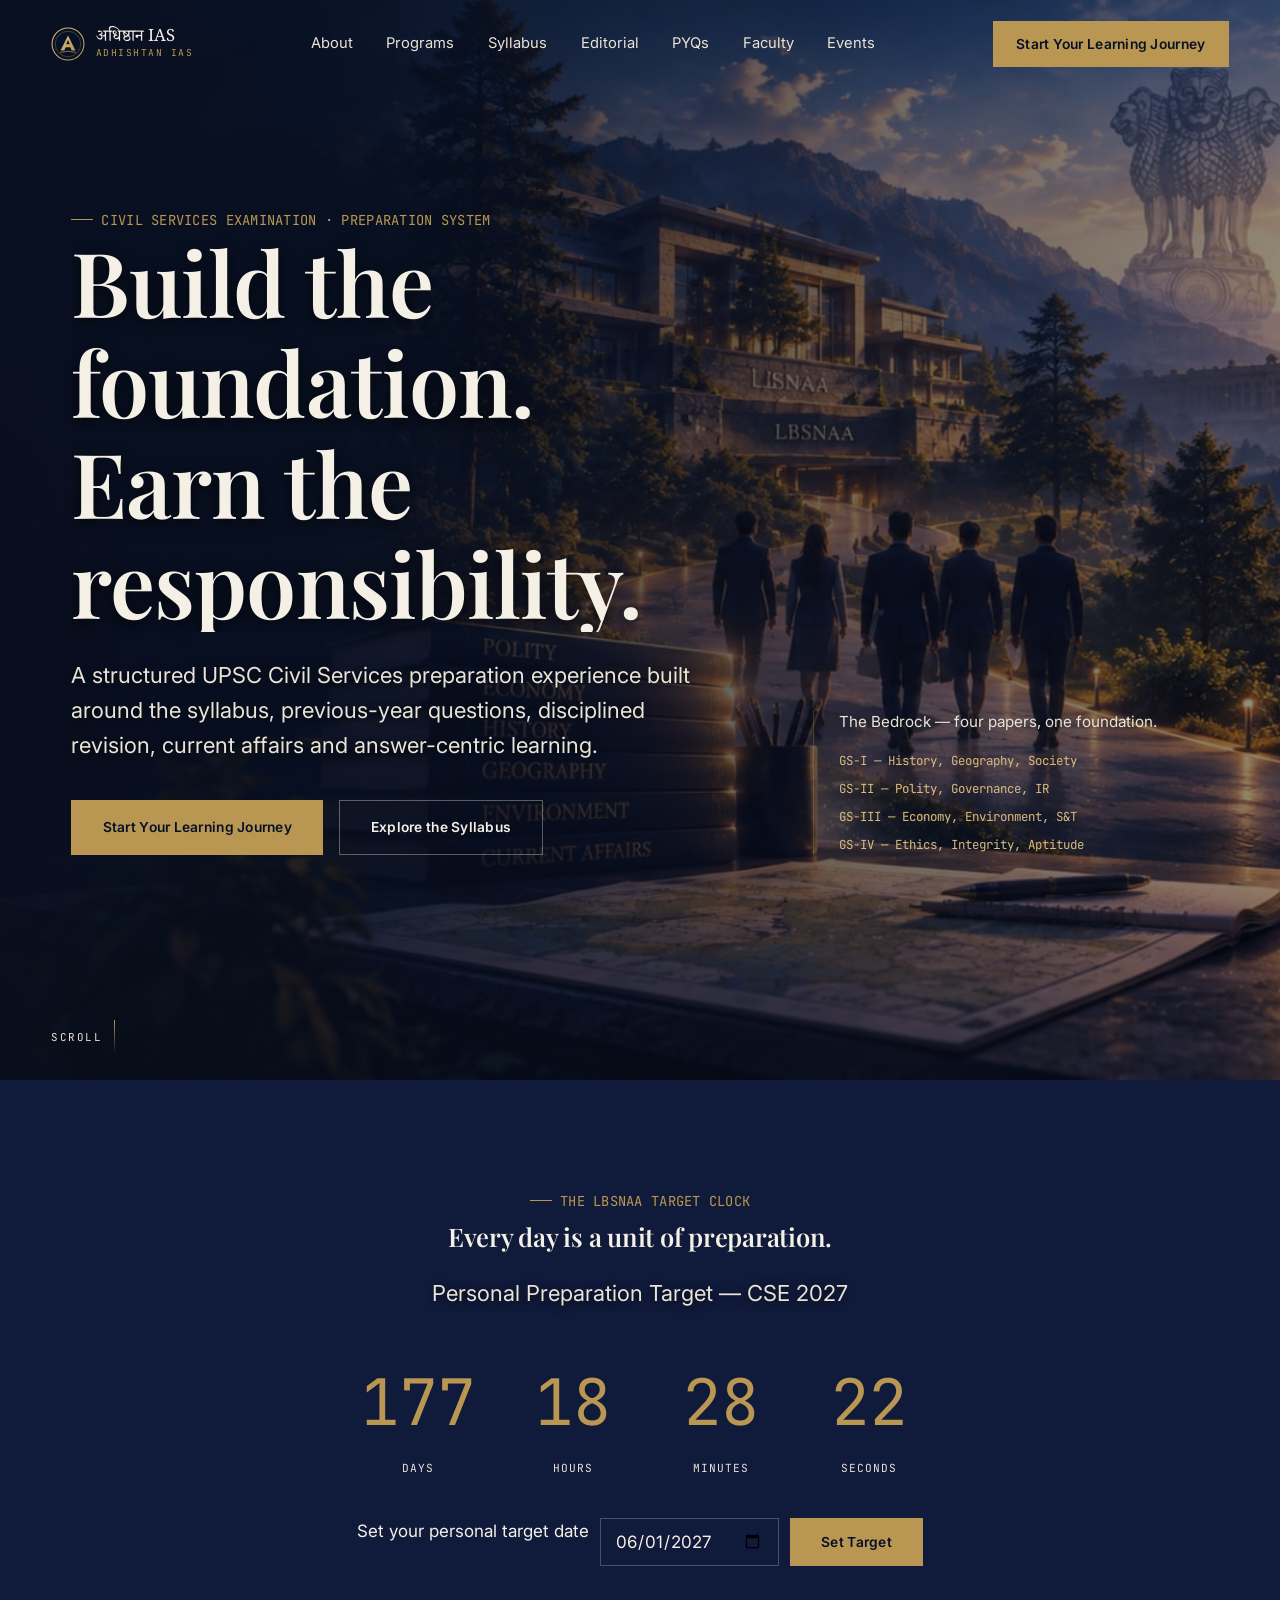
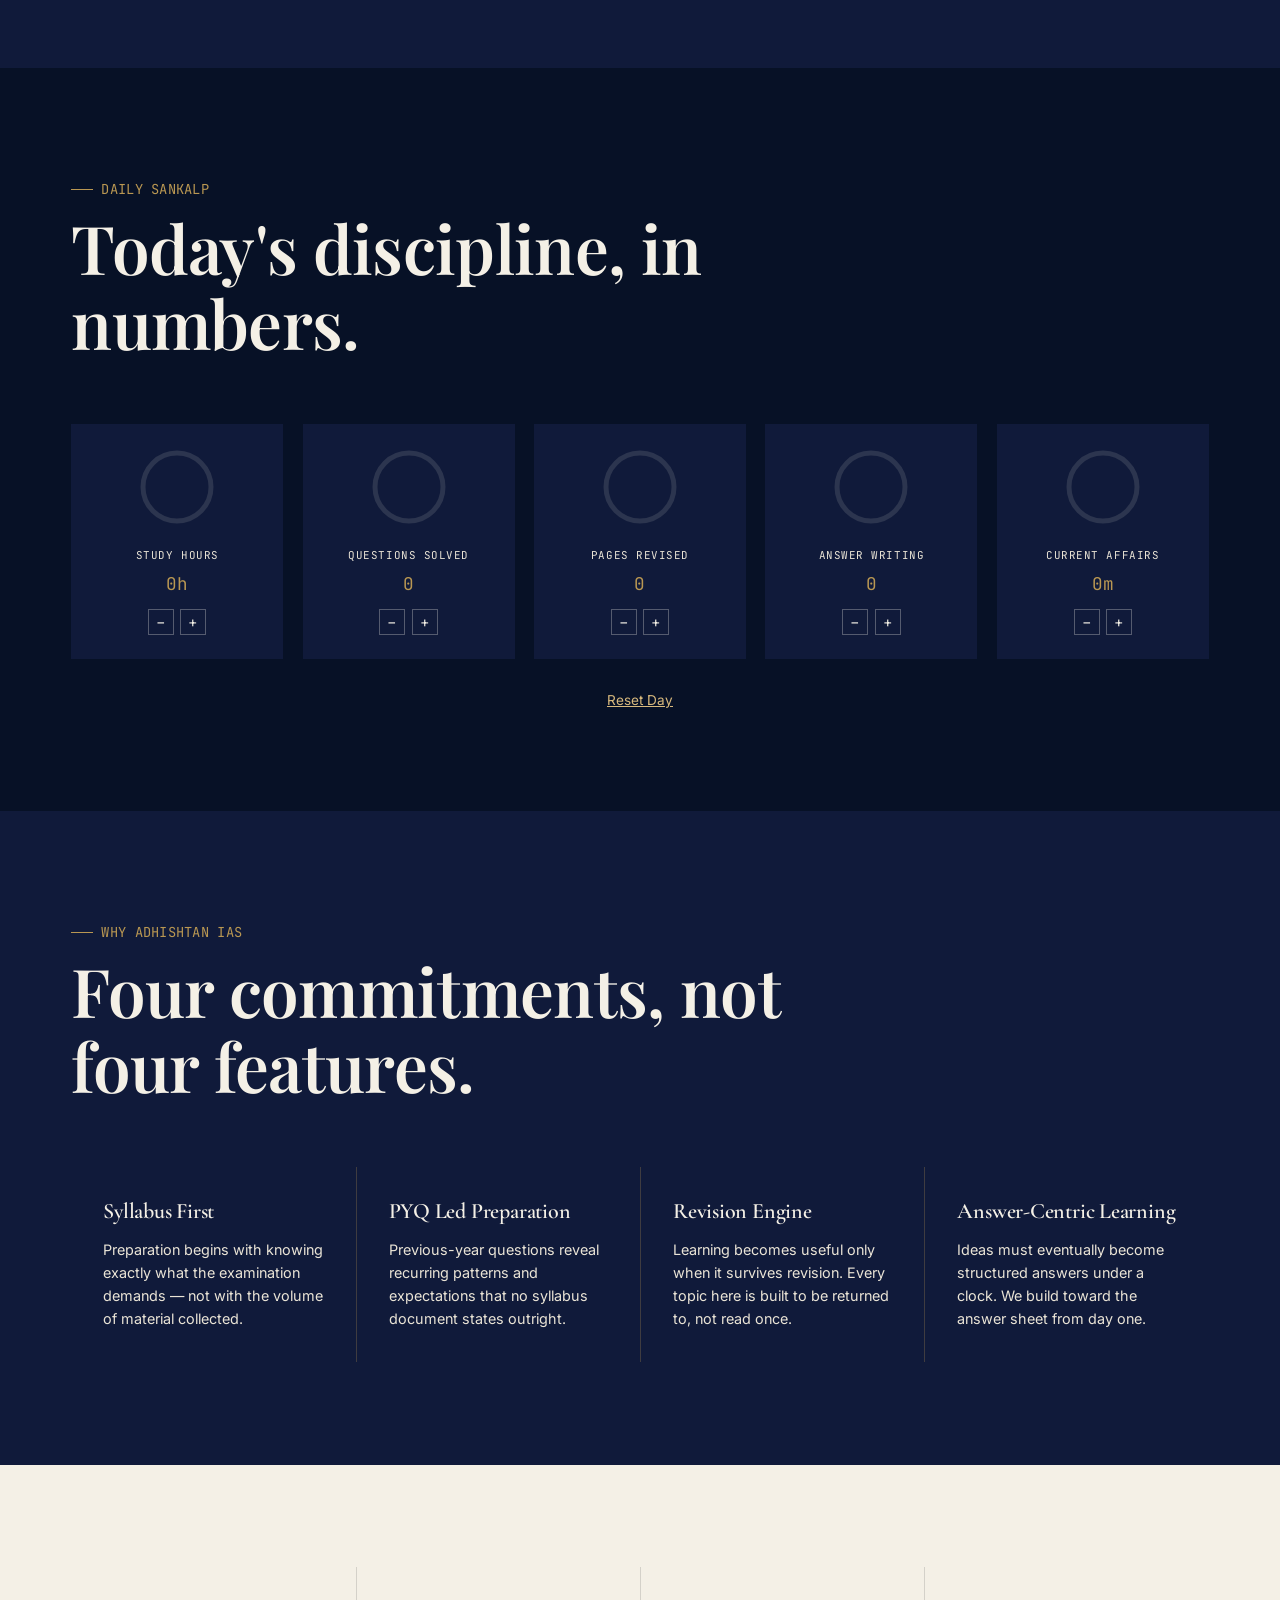
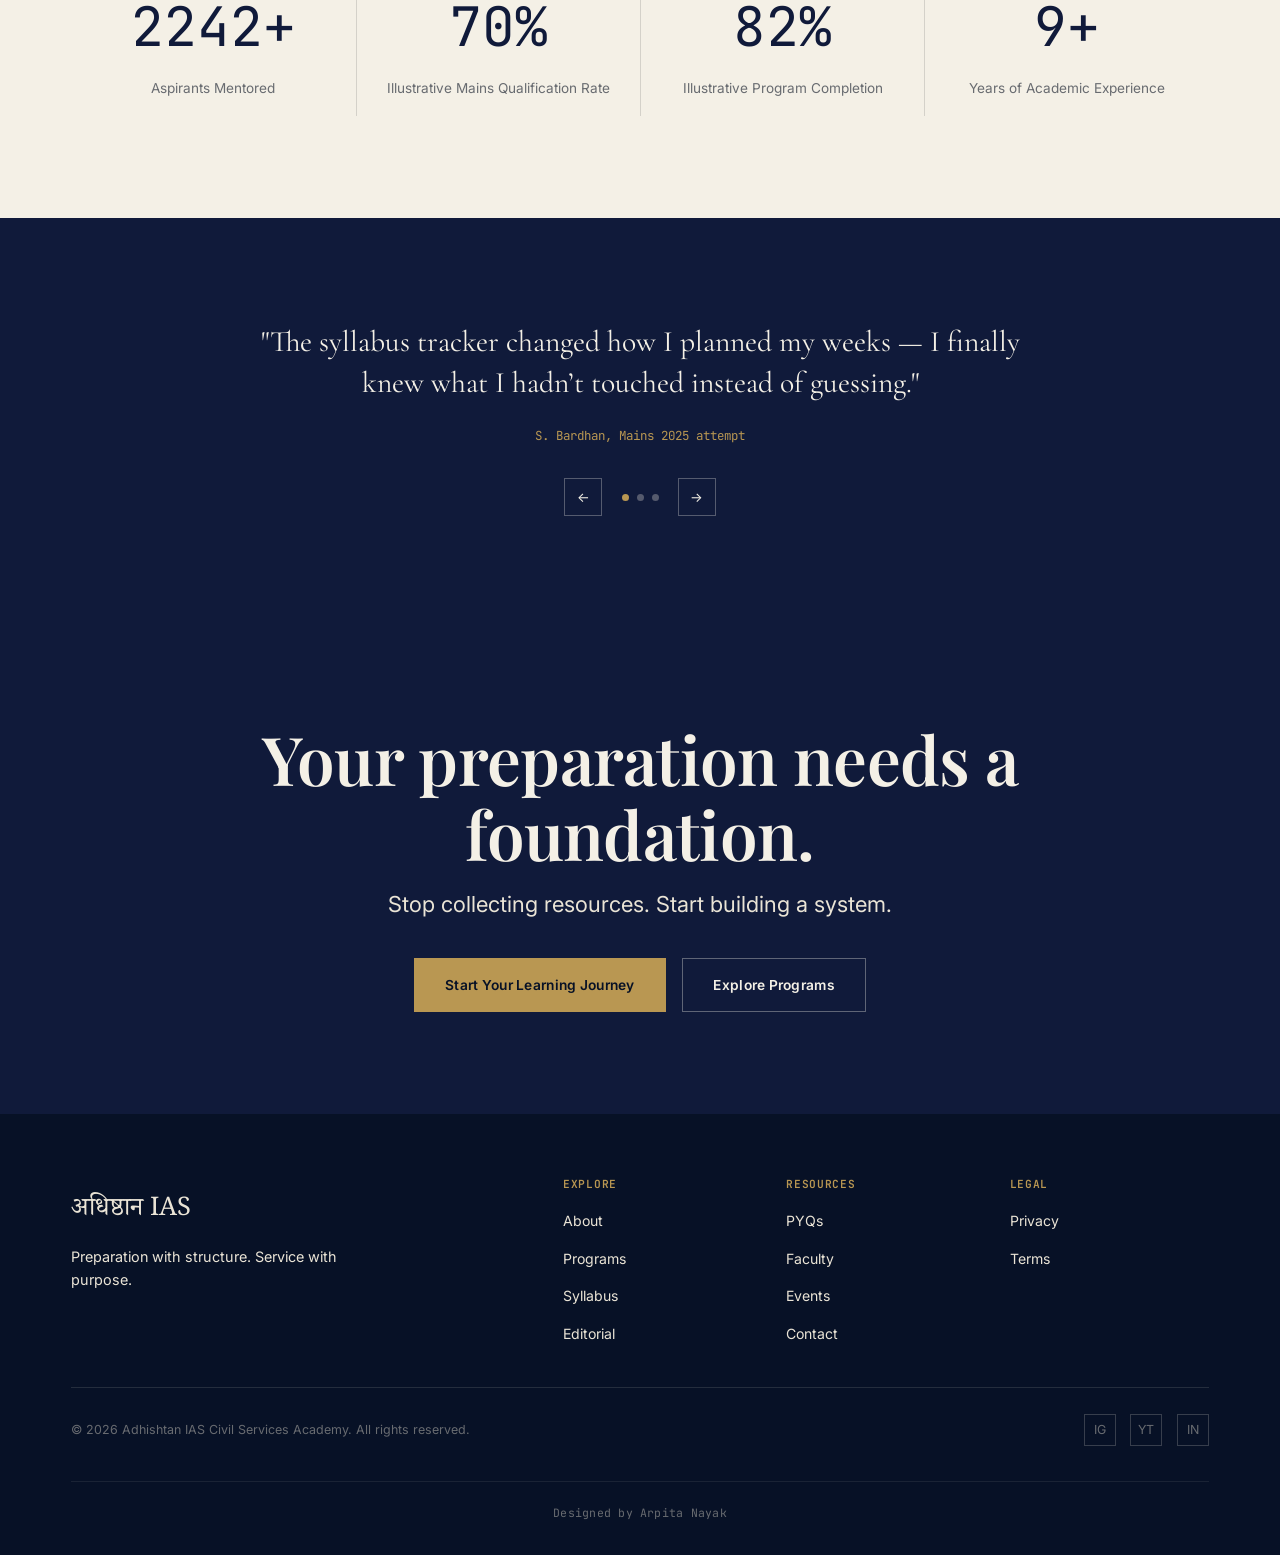
<file: frontend/index.html>
<!DOCTYPE html>
<html lang="en">
<head>
<meta charset="UTF-8">
<meta name="viewport" content="width=device-width, initial-scale=1.0">
<title>अधिष्ठान IAS — Civil Services Preparation with Purpose</title>
<meta name="description" content="A structured UPSC Civil Services preparation experience built around syllabus mastery, PYQs, revision, current affairs and answer-centric learning.">
<meta property="og:title" content="अधिष्ठान IAS — Civil Services Preparation with Purpose">
<meta property="og:description" content="A structured UPSC Civil Services preparation experience built around syllabus mastery, PYQs, revision, current affairs and answer-centric learning.">
<meta property="og:type" content="website">
<link rel="icon" href="assets/logo.svg" type="image/svg+xml">

<link rel="preconnect" href="https://fonts.googleapis.com">
<link rel="preconnect" href="https://fonts.gstatic.com" crossorigin>
<link href="https://fonts.googleapis.com/css2?family=Playfair+Display:wght@500;600;700&family=Cormorant+Garamond:ital,wght@0,500;0,600;1,500&family=Inter:wght@400;500;600;700&family=JetBrains+Mono:wght@400;500&family=Noto+Serif+Devanagari:wght@500;600;700&family=Noto+Sans+Devanagari:wght@400;500&display=swap" rel="stylesheet">

<script src="https://cdn.jsdelivr.net/npm/gsap@3.12.5/dist/gsap.min.js" defer></script>

<link rel="stylesheet" href="css/style.css">
</head>
<body>

<a class="skip-link" href="#main">Skip to content</a>
<div class="scroll-progress" id="scrollProgress"></div>
<!-- ============ NAVIGATION ============ -->
<header class="site-nav" id="siteNav">
  <a class="nav-brand" href="index.html" aria-label="Adhishtan IAS home">
    <img src="assets/logo.svg" alt="" width="34" height="34">
    <span class="nav-brand-text">
      <span class="nav-brand-hi devanagari">अधिष्ठान IAS</span>
      <span class="nav-brand-en">ADHISHTAN IAS</span>
    </span>
  </a>

  <nav class="nav-links" aria-label="Primary">
    <a href="pages/about.html" data-navlink>About</a>
    <a href="pages/programs.html" data-navlink>Programs</a>
    <a href="pages/syllabus.html" data-navlink>Syllabus</a>
    <a href="pages/editorial.html" data-navlink>Editorial</a>
    <a href="pages/pyq.html" data-navlink>PYQs</a>
    <a href="pages/faculty.html" data-navlink>Faculty</a>
    <a href="pages/events.html" data-navlink>Events</a>
  </nav>

  <div class="nav-cta">
    <a class="btn btn-primary" href="pages/enquiry.html">Start Your Learning Journey</a>
    <button class="nav-toggle" id="navToggle" aria-label="Open menu" aria-expanded="false" aria-controls="mobileMenu">
      <span></span>
    </button>
  </div>
</header>

<div class="mobile-menu" id="mobileMenu" role="dialog" aria-modal="true" aria-label="Mobile navigation">
  <a href="pages/about.html" data-navlink>About</a>
  <a href="pages/programs.html" data-navlink>Programs</a>
  <a href="pages/syllabus.html" data-navlink>Syllabus</a>
  <a href="pages/editorial.html" data-navlink>Editorial</a>
  <a href="pages/pyq.html" data-navlink>PYQs</a>
  <a href="pages/faculty.html" data-navlink>Faculty</a>
  <a href="pages/events.html" data-navlink>Events</a>
  <a class="btn btn-primary" href="pages/enquiry.html">Start Your Learning Journey</a>
</div>

<main id="main">

  <!-- ============ HERO ============ -->
  <section class="hero" id="hero">
    <div class="cursor-glow" id="cursorGlow"></div>
   

    <div class="hero-inner container">
      <div class="hero-grid">
        <div>
          <p class="eyebrow">CIVIL SERVICES EXAMINATION · PREPARATION SYSTEM</p>
          <h1 id="heroHeadline">
            <span class="line"><span>Build the foundation.</span></span>
            <span class="line"><span>Earn the responsibility.</span></span>
          </h1>
          <p class="hero-sub">A structured UPSC Civil Services preparation experience built around the syllabus, previous-year questions, disciplined revision, current affairs and answer-centric learning.</p>
          <div class="hero-ctas">
            <a class="btn btn-primary" href="pages/enquiry.html">Start Your Learning Journey</a>
            <a class="btn btn-ghost" href="pages/syllabus.html">Explore the Syllabus</a>
          </div>
        </div>
        <div class="hero-aside">
          <p>The Bedrock — four papers, one foundation.</p>
          <div class="hero-pillars">
            <span>GS-I — History, Geography, Society</span>
            <span>GS-II — Polity, Governance, IR</span>
            <span>GS-III — Economy, Environment, S&T</span>
            <span>GS-IV — Ethics, Integrity, Aptitude</span>
          </div>
        </div>
      </div>
    </div>
    <div class="scroll-cue">SCROLL</div>
  </section>
  <!-- ============ LBSNAA TARGET CLOCK ============ -->
  <section class="section section-navy clock-section" id="clock">
    <div class="container">
      <p class="eyebrow" style="justify-content:center;">THE LBSNAA TARGET CLOCK</p>
      <h2 style="margin-top:0.6rem;">Every day is a unit of preparation.</h2>
      <p class="hero-sub" style="margin-inline:auto;">Personal Preparation Target — CSE 2027</p>

      <div class="clock-grid" id="clockGrid" aria-live="off">
        <div class="clock-unit"><div class="clock-num" id="clockDays">000</div><div class="clock-label">DAYS</div></div>
        <div class="clock-unit"><div class="clock-num" id="clockHours">00</div><div class="clock-label">HOURS</div></div>
        <div class="clock-unit"><div class="clock-num" id="clockMinutes">00</div><div class="clock-label">MINUTES</div></div>
        <div class="clock-unit"><div class="clock-num" id="clockSeconds">00</div><div class="clock-label">SECONDS</div></div>
      </div>

      <form class="clock-target-form" id="clockForm">
        <label class="sr-only" for="clockDate">Set your personal target date</label>
        <input type="date" id="clockDate" required>
        <button class="btn btn-primary" type="submit">Set Target</button>
      </form>
    </div>
  </section>
  <!-- ============ DAILY SANKALP DASHBOARD ============ -->
  <section class="section section-navy-deep" id="sankalp">
    <div class="container">
      <div class="section-head">
        <p class="eyebrow">DAILY SANKALP</p>
        <h2>Today's discipline, in numbers.</h2>
      </div>
      <div class="sankalp-grid" id="sankalpGrid"></div>
      <div class="sankalp-foot">
        <button class="link-reset" id="resetSankalp" type="button" style="color:var(--gold-soft);">Reset Day</button>
      </div>
    </div>
  </section>
  <!-- ============ WHY ADHISHTAN ============ -->
  <section class="section section-navy" id="why">
    <div class="container">
      <div class="section-head">
        <p class="eyebrow">WHY ADHISHTAN IAS</p>
        <h2>Four commitments, not four features.</h2>
      </div>
      <div class="why-grid">
        <div class="why-item" data-reveal>
          <h3>Syllabus First</h3>
          <p>Preparation begins with knowing exactly what the examination demands — not with the volume of material collected.</p>
        </div>
        <div class="why-item" data-reveal>
          <h3>PYQ Led Preparation</h3>
          <p>Previous-year questions reveal recurring patterns and expectations that no syllabus document states outright.</p>
        </div>
        <div class="why-item" data-reveal>
          <h3>Revision Engine</h3>
          <p>Learning becomes useful only when it survives revision. Every topic here is built to be returned to, not read once.</p>
        </div>
        <div class="why-item" data-reveal>
          <h3>Answer-Centric Learning</h3>
          <p>Ideas must eventually become structured answers under a clock. We build toward the answer sheet from day one.</p>
        </div>
      </div>
    </div>
  </section>
  <!-- ============ ACHIEVEMENTS ============ -->
  <section class="section section-light" id="achievements">
    <div class="container">
      <div class="achieve-grid" id="achieveGrid">
        <div class="achieve-item"><div class="achieve-num" data-target="2500" data-suffix="+">0</div><p class="achieve-label">Aspirants Mentored</p></div>
        <div class="achieve-item"><div class="achieve-num" data-target="78" data-suffix="%">0</div><p class="achieve-label">Illustrative Mains Qualification Rate</p></div>
        <div class="achieve-item"><div class="achieve-num" data-target="91" data-suffix="%">0</div><p class="achieve-label">Illustrative Program Completion</p></div>
        <div class="achieve-item"><div class="achieve-num" data-target="10" data-suffix="+">0</div><p class="achieve-label">Years of Academic Experience</p></div>
      </div>
    </div>
  </section>
  <!-- ============ TESTIMONIALS ============ -->
  <section class="section section-navy" id="testimonials">
    <div class="container">
      <div class="testimonial-wrap">
        <div id="testimonialTrack"></div>
        <div class="testimonial-controls">
          <button id="testimonialPrev" aria-label="Previous testimonial">←</button>
          <div class="testimonial-dots" id="testimonialDots"></div>
          <button id="testimonialNext" aria-label="Next testimonial">→</button>
        </div>
      </div>
    </div>
  </section>
  <!-- ============ ADMISSION / ENQUIRY CTA ============ -->
  <section class="section section-navy cta-section" id="cta">
    <div class="container">
      <h2>Your preparation needs a foundation.</h2>
      <p class="lede">Stop collecting resources. Start building a system.</p>
      <div class="cta-buttons">
        <a class="btn btn-primary" href="pages/enquiry.html">Start Your Learning Journey</a>
        <a class="btn btn-ghost" href="pages/programs.html">Explore Programs</a>
      </div>
    </div>
  </section>

</main>

<!-- ============ FOOTER ============ -->
<footer class="site-footer section-navy-deep">
  <div class="container">
    <div class="footer-top">
      <div class="footer-brand">
        <p class="devanagari">अधिष्ठान IAS</p>
        <p>Preparation with structure. Service with purpose.</p>
      </div>
      <div class="footer-cols">
        <div class="footer-col">
          <h4>Explore</h4>
          <ul>
            <li><a href="pages/about.html">About</a></li>
            <li><a href="pages/programs.html">Programs</a></li>
            <li><a href="pages/syllabus.html">Syllabus</a></li>
            <li><a href="pages/editorial.html">Editorial</a></li>
          </ul>
        </div>
        <div class="footer-col">
          <h4>Resources</h4>
          <ul>
            <li><a href="pages/pyq.html">PYQs</a></li>
            <li><a href="pages/faculty.html">Faculty</a></li>
            <li><a href="pages/events.html">Events</a></li>
            <li><a href="pages/enquiry.html#contact">Contact</a></li>
          </ul>
        </div>
        <div class="footer-col">
          <h4>Legal</h4>
          <ul>
            <li><a href="#" data-modal-open="privacy">Privacy</a></li>
            <li><a href="#" data-modal-open="terms">Terms</a></li>
          </ul>
        </div>
      </div>
    </div>
    <div class="footer-bottom">
      <p>&copy; <span id="footerYear"></span> Adhishtan IAS Civil Services Academy. All rights reserved.</p>
      <div class="footer-social" aria-label="Social links (demonstration placeholders)">
        <a href="#" aria-label="Instagram">IG</a>
        <a href="#" aria-label="YouTube">YT</a>
        <a href="#" aria-label="LinkedIn">IN</a>
      </div>
    </div>
    <p class="footer-signature">Designed by Arpita Nayak</p>
  </div>
</footer>

<!-- ============ GENERIC MODAL ============ -->
<div class="modal-overlay" id="modalOverlay" aria-hidden="true">
  <div class="modal-box" role="dialog" aria-modal="true" aria-labelledby="modalTitle" id="modalBox">
    <button class="modal-close" id="modalClose" aria-label="Close dialog">&times;</button>
    <div id="modalContent"></div>
  </div>
</div>

<script src="js/config.js"></script>
<script src="js/script.js"></script>
</body>
</html>
</file>
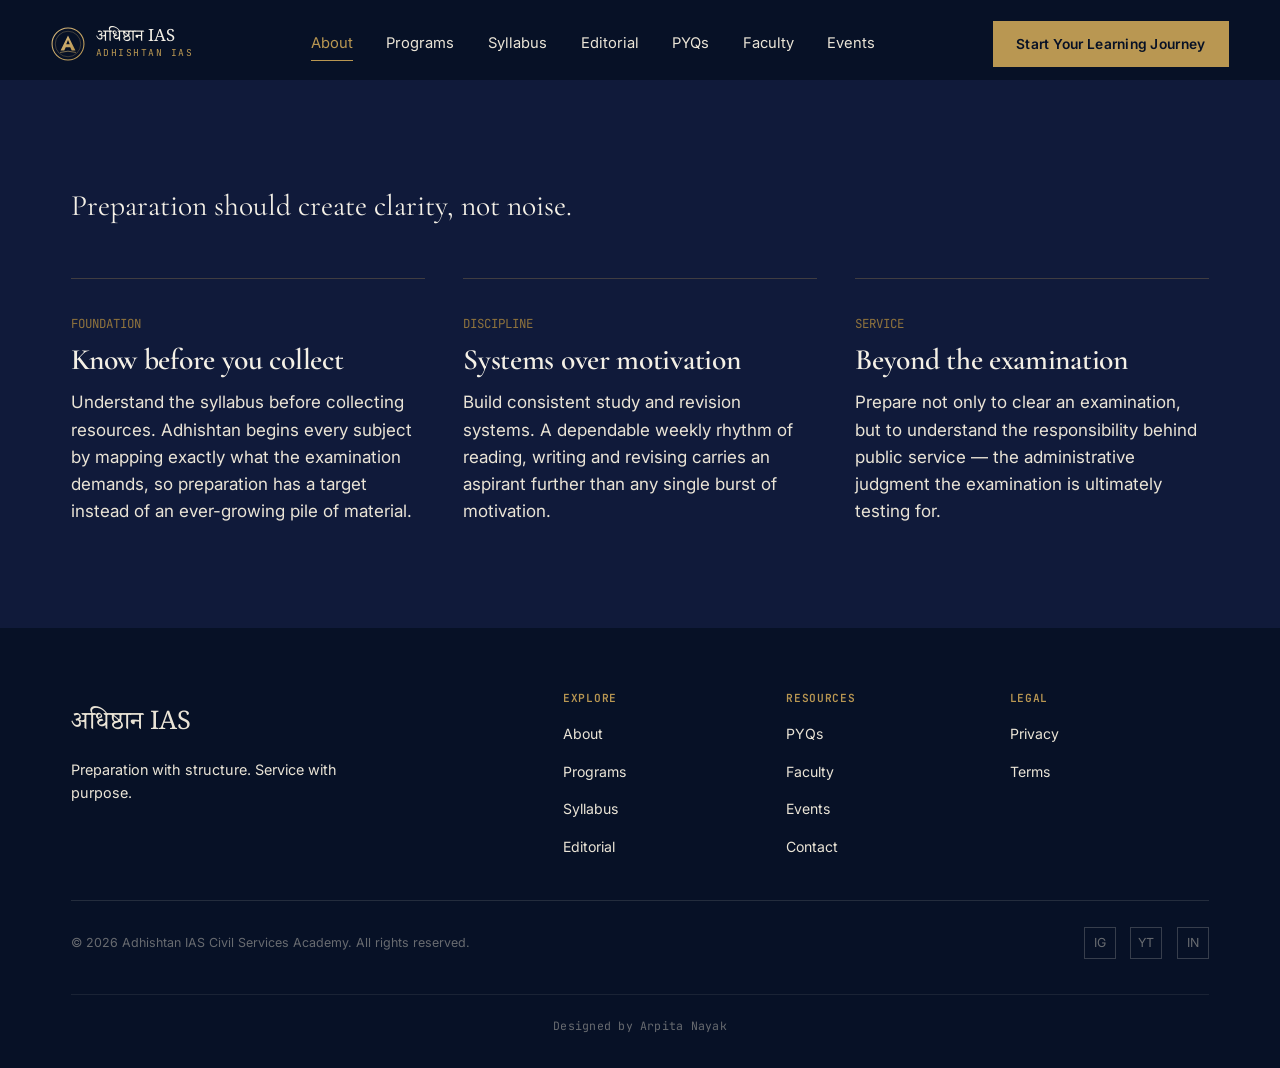
<file: frontend/pages/about.html>
<!DOCTYPE html>
<html lang="en">
<head>
<meta charset="UTF-8">
<meta name="viewport" content="width=device-width, initial-scale=1.0">
<title>About — अधिष्ठान IAS</title>
<meta name="description" content="About Adhishtan IAS — how we approach Civil Services preparation.">
<link rel="icon" href="../assets/logo.svg" type="image/svg+xml">

<link rel="preconnect" href="https://fonts.googleapis.com">
<link rel="preconnect" href="https://fonts.gstatic.com" crossorigin>
<link href="https://fonts.googleapis.com/css2?family=Playfair+Display:wght@500;600;700&family=Cormorant+Garamond:ital,wght@0,500;0,600;1,500&family=Inter:wght@400;500;600;700&family=JetBrains+Mono:wght@400;500&family=Noto+Serif+Devanagari:wght@500;600;700&family=Noto+Sans+Devanagari:wght@400;500&display=swap" rel="stylesheet">

<link rel="stylesheet" href="../css/style.css">
</head>
<body>

<a class="skip-link" href="#main">Skip to content</a>
<div class="scroll-progress" id="scrollProgress"></div>
<!-- ============ NAVIGATION ============ -->
<header class="site-nav" id="siteNav">
  <a class="nav-brand" href="../index.html" aria-label="Adhishtan IAS home">
    <img src="../assets/logo.svg" alt="" width="34" height="34">
    <span class="nav-brand-text">
      <span class="nav-brand-hi devanagari">अधिष्ठान IAS</span>
      <span class="nav-brand-en">ADHISHTAN IAS</span>
    </span>
  </a>

  <nav class="nav-links" aria-label="Primary">
    <a href="about.html" data-navlink>About</a>
    <a href="programs.html" data-navlink>Programs</a>
    <a href="syllabus.html" data-navlink>Syllabus</a>
    <a href="editorial.html" data-navlink>Editorial</a>
    <a href="pyq.html" data-navlink>PYQs</a>
    <a href="faculty.html" data-navlink>Faculty</a>
    <a href="events.html" data-navlink>Events</a>
  </nav>

  <div class="nav-cta">
    <a class="btn btn-primary" href="enquiry.html">Start Your Learning Journey</a>
    <button class="nav-toggle" id="navToggle" aria-label="Open menu" aria-expanded="false" aria-controls="mobileMenu">
      <span></span>
    </button>
  </div>
</header>

<div class="mobile-menu" id="mobileMenu" role="dialog" aria-modal="true" aria-label="Mobile navigation">
  <a href="about.html" data-navlink>About</a>
  <a href="programs.html" data-navlink>Programs</a>
  <a href="syllabus.html" data-navlink>Syllabus</a>
  <a href="editorial.html" data-navlink>Editorial</a>
  <a href="pyq.html" data-navlink>PYQs</a>
  <a href="faculty.html" data-navlink>Faculty</a>
  <a href="events.html" data-navlink>Events</a>
  <a class="btn btn-primary" href="enquiry.html">Start Your Learning Journey</a>
</div>

<main id="main" class="page-main">

  <!-- ============ ABOUT ============ -->
  <section class="section section-navy" id="about">
    <div class="container">
      <p class="about-lede" data-reveal>Preparation should create clarity, not noise.</p>
      <div class="about-grid">
        <article class="principle" data-reveal>
          <p class="principle-index">FOUNDATION</p>
          <h3>Know before you collect</h3>
          <p>Understand the syllabus before collecting resources. Adhishtan begins every subject by mapping exactly what the examination demands, so preparation has a target instead of an ever-growing pile of material.</p>
        </article>
        <article class="principle" data-reveal>
          <p class="principle-index">DISCIPLINE</p>
          <h3>Systems over motivation</h3>
          <p>Build consistent study and revision systems. A dependable weekly rhythm of reading, writing and revising carries an aspirant further than any single burst of motivation.</p>
        </article>
        <article class="principle" data-reveal>
          <p class="principle-index">SERVICE</p>
          <h3>Beyond the examination</h3>
          <p>Prepare not only to clear an examination, but to understand the responsibility behind public service — the administrative judgment the examination is ultimately testing for.</p>
        </article>
      </div>
    </div>
  </section>

</main>

<!-- ============ FOOTER ============ -->
<footer class="site-footer section-navy-deep">
  <div class="container">
    <div class="footer-top">
      <div class="footer-brand">
        <p class="devanagari">अधिष्ठान IAS</p>
        <p>Preparation with structure. Service with purpose.</p>
      </div>
      <div class="footer-cols">
        <div class="footer-col">
          <h4>Explore</h4>
          <ul>
            <li><a href="about.html">About</a></li>
            <li><a href="programs.html">Programs</a></li>
            <li><a href="syllabus.html">Syllabus</a></li>
            <li><a href="editorial.html">Editorial</a></li>
          </ul>
        </div>
        <div class="footer-col">
          <h4>Resources</h4>
          <ul>
            <li><a href="pyq.html">PYQs</a></li>
            <li><a href="faculty.html">Faculty</a></li>
            <li><a href="events.html">Events</a></li>
            <li><a href="enquiry.html#contact">Contact</a></li>
          </ul>
        </div>
        <div class="footer-col">
          <h4>Legal</h4>
          <ul>
            <li><a href="#" data-modal-open="privacy">Privacy</a></li>
            <li><a href="#" data-modal-open="terms">Terms</a></li>
          </ul>
        </div>
      </div>
    </div>
    <div class="footer-bottom">
      <p>&copy; <span id="footerYear"></span> Adhishtan IAS Civil Services Academy. All rights reserved.</p>
      <div class="footer-social" aria-label="Social links (demonstration placeholders)">
        <a href="#" aria-label="Instagram">IG</a>
        <a href="#" aria-label="YouTube">YT</a>
        <a href="#" aria-label="LinkedIn">IN</a>
      </div>
    </div>
    <p class="footer-signature">Designed by Arpita Nayak</p>
  </div>
</footer>

<!-- ============ GENERIC MODAL ============ -->
<div class="modal-overlay" id="modalOverlay" aria-hidden="true">
  <div class="modal-box" role="dialog" aria-modal="true" aria-labelledby="modalTitle" id="modalBox">
    <button class="modal-close" id="modalClose" aria-label="Close dialog">&times;</button>
    <div id="modalContent"></div>
  </div>
</div>

<script src="../js/config.js"></script>
<script src="../js/script.js"></script>
</body>
</html>
</file>
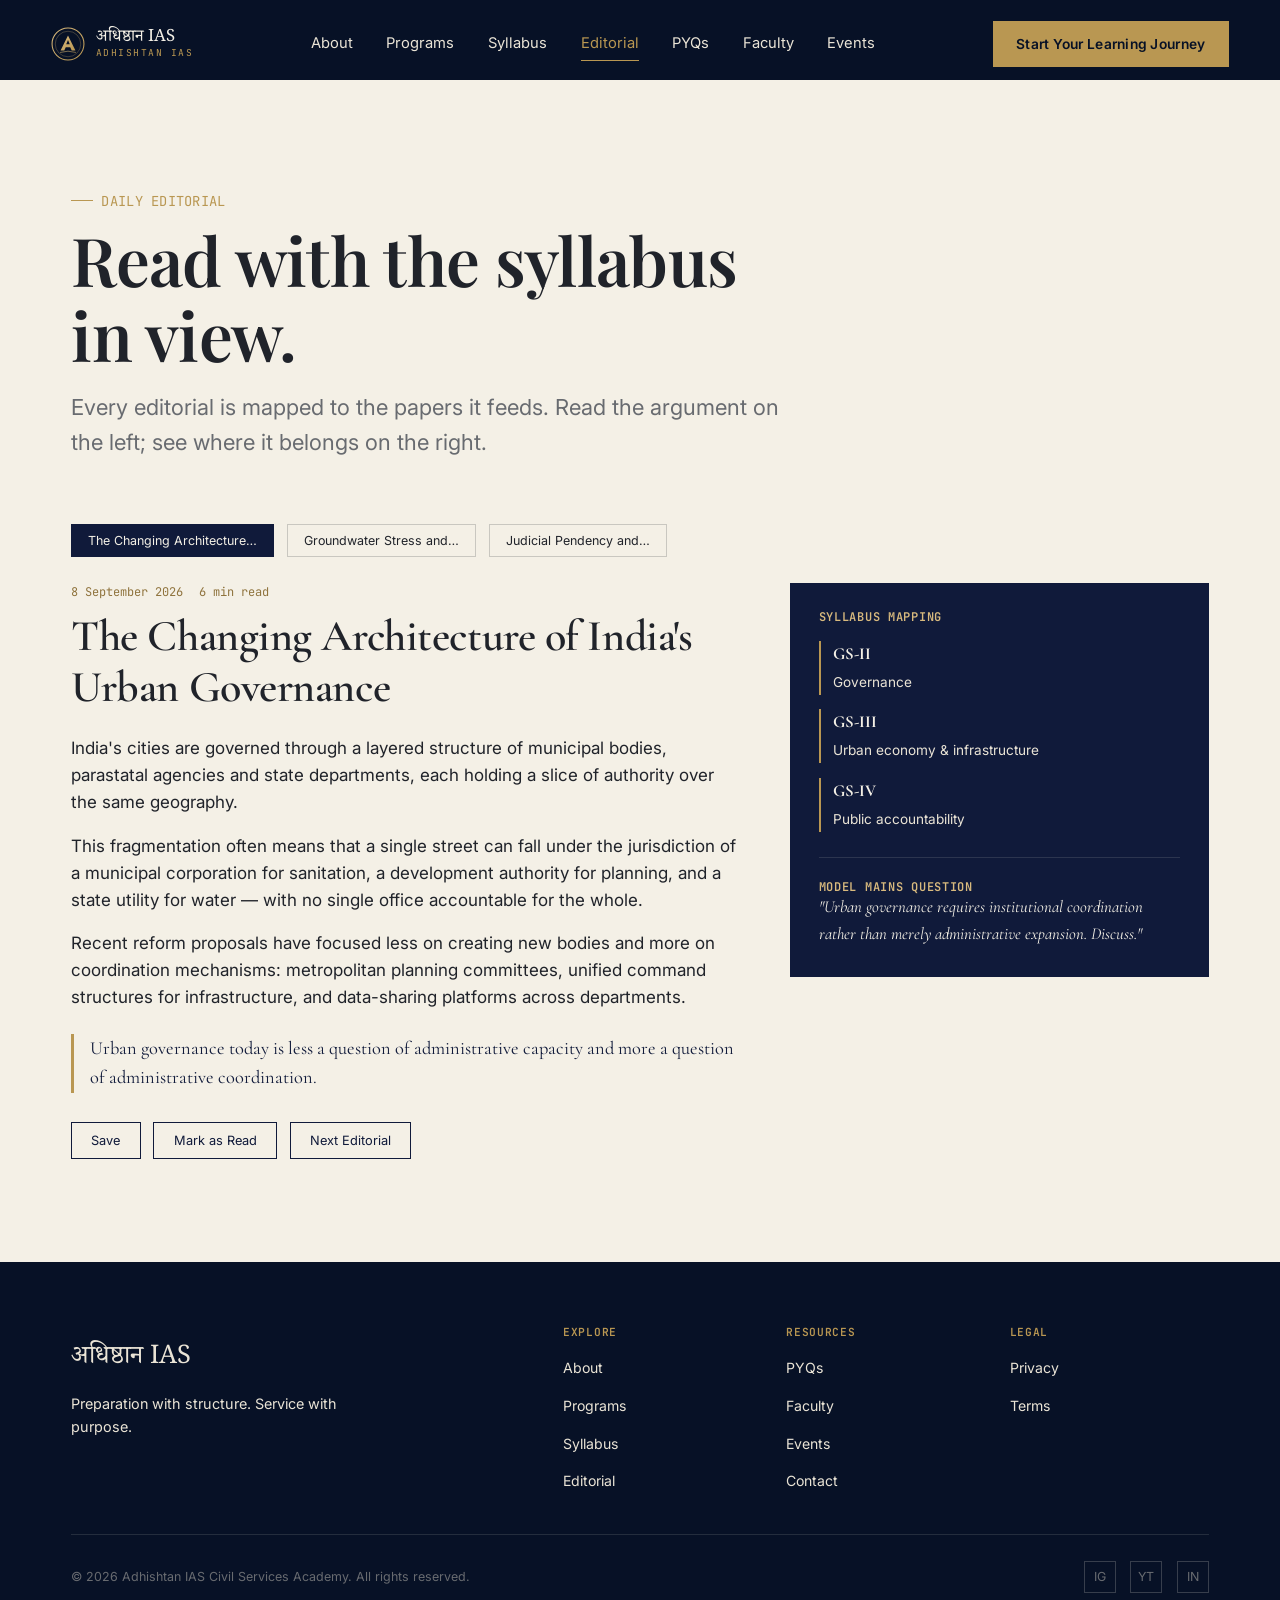
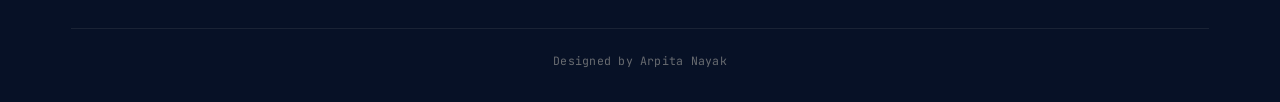
<file: frontend/pages/editorial.html>
<!DOCTYPE html>
<html lang="en">
<head>
<meta charset="UTF-8">
<meta name="viewport" content="width=device-width, initial-scale=1.0">
<title>Daily Editorial — अधिष्ठान IAS</title>
<meta name="description" content="Daily editorials mapped to the UPSC syllabus.">
<link rel="icon" href="../assets/logo.svg" type="image/svg+xml">

<link rel="preconnect" href="https://fonts.googleapis.com">
<link rel="preconnect" href="https://fonts.gstatic.com" crossorigin>
<link href="https://fonts.googleapis.com/css2?family=Playfair+Display:wght@500;600;700&family=Cormorant+Garamond:ital,wght@0,500;0,600;1,500&family=Inter:wght@400;500;600;700&family=JetBrains+Mono:wght@400;500&family=Noto+Serif+Devanagari:wght@500;600;700&family=Noto+Sans+Devanagari:wght@400;500&display=swap" rel="stylesheet">

<link rel="stylesheet" href="../css/style.css">
</head>
<body>

<a class="skip-link" href="#main">Skip to content</a>
<div class="scroll-progress" id="scrollProgress"></div>
<!-- ============ NAVIGATION ============ -->
<header class="site-nav" id="siteNav">
  <a class="nav-brand" href="../index.html" aria-label="Adhishtan IAS home">
    <img src="../assets/logo.svg" alt="" width="34" height="34">
    <span class="nav-brand-text">
      <span class="nav-brand-hi devanagari">अधिष्ठान IAS</span>
      <span class="nav-brand-en">ADHISHTAN IAS</span>
    </span>
  </a>

  <nav class="nav-links" aria-label="Primary">
    <a href="about.html" data-navlink>About</a>
    <a href="programs.html" data-navlink>Programs</a>
    <a href="syllabus.html" data-navlink>Syllabus</a>
    <a href="editorial.html" data-navlink>Editorial</a>
    <a href="pyq.html" data-navlink>PYQs</a>
    <a href="faculty.html" data-navlink>Faculty</a>
    <a href="events.html" data-navlink>Events</a>
  </nav>

  <div class="nav-cta">
    <a class="btn btn-primary" href="enquiry.html">Start Your Learning Journey</a>
    <button class="nav-toggle" id="navToggle" aria-label="Open menu" aria-expanded="false" aria-controls="mobileMenu">
      <span></span>
    </button>
  </div>
</header>

<div class="mobile-menu" id="mobileMenu" role="dialog" aria-modal="true" aria-label="Mobile navigation">
  <a href="about.html" data-navlink>About</a>
  <a href="programs.html" data-navlink>Programs</a>
  <a href="syllabus.html" data-navlink>Syllabus</a>
  <a href="editorial.html" data-navlink>Editorial</a>
  <a href="pyq.html" data-navlink>PYQs</a>
  <a href="faculty.html" data-navlink>Faculty</a>
  <a href="events.html" data-navlink>Events</a>
  <a class="btn btn-primary" href="enquiry.html">Start Your Learning Journey</a>
</div>

<main id="main" class="page-main">

  <!-- ============ DAILY EDITORIAL READER ============ -->
  <section class="section section-light" id="editorial">
    <div class="container">
      <div class="section-head">
        <p class="eyebrow">DAILY EDITORIAL</p>
        <h2>Read with the syllabus in view.</h2>
        <p class="lede">Every editorial is mapped to the papers it feeds. Read the argument on the left; see where it belongs on the right.</p>
      </div>

      <div class="editorial-tabs" id="editorialTabs" role="tablist" aria-label="Editorials"></div>

      <div class="editorial-layout">
        <article class="editorial-article" id="editorialArticle" aria-live="polite"></article>
        <aside class="editorial-side" id="editorialSide"></aside>
      </div>
    </div>
  </section>

</main>

<!-- ============ FOOTER ============ -->
<footer class="site-footer section-navy-deep">
  <div class="container">
    <div class="footer-top">
      <div class="footer-brand">
        <p class="devanagari">अधिष्ठान IAS</p>
        <p>Preparation with structure. Service with purpose.</p>
      </div>
      <div class="footer-cols">
        <div class="footer-col">
          <h4>Explore</h4>
          <ul>
            <li><a href="about.html">About</a></li>
            <li><a href="programs.html">Programs</a></li>
            <li><a href="syllabus.html">Syllabus</a></li>
            <li><a href="editorial.html">Editorial</a></li>
          </ul>
        </div>
        <div class="footer-col">
          <h4>Resources</h4>
          <ul>
            <li><a href="pyq.html">PYQs</a></li>
            <li><a href="faculty.html">Faculty</a></li>
            <li><a href="events.html">Events</a></li>
            <li><a href="enquiry.html#contact">Contact</a></li>
          </ul>
        </div>
        <div class="footer-col">
          <h4>Legal</h4>
          <ul>
            <li><a href="#" data-modal-open="privacy">Privacy</a></li>
            <li><a href="#" data-modal-open="terms">Terms</a></li>
          </ul>
        </div>
      </div>
    </div>
    <div class="footer-bottom">
      <p>&copy; <span id="footerYear"></span> Adhishtan IAS Civil Services Academy. All rights reserved.</p>
      <div class="footer-social" aria-label="Social links (demonstration placeholders)">
        <a href="#" aria-label="Instagram">IG</a>
        <a href="#" aria-label="YouTube">YT</a>
        <a href="#" aria-label="LinkedIn">IN</a>
      </div>
    </div>
    <p class="footer-signature">Designed by Arpita Nayak</p>
  </div>
</footer>

<!-- ============ GENERIC MODAL ============ -->
<div class="modal-overlay" id="modalOverlay" aria-hidden="true">
  <div class="modal-box" role="dialog" aria-modal="true" aria-labelledby="modalTitle" id="modalBox">
    <button class="modal-close" id="modalClose" aria-label="Close dialog">&times;</button>
    <div id="modalContent"></div>
  </div>
</div>

<script src="../js/config.js"></script>
<script src="../js/script.js"></script>
</body>
</html>
</file>
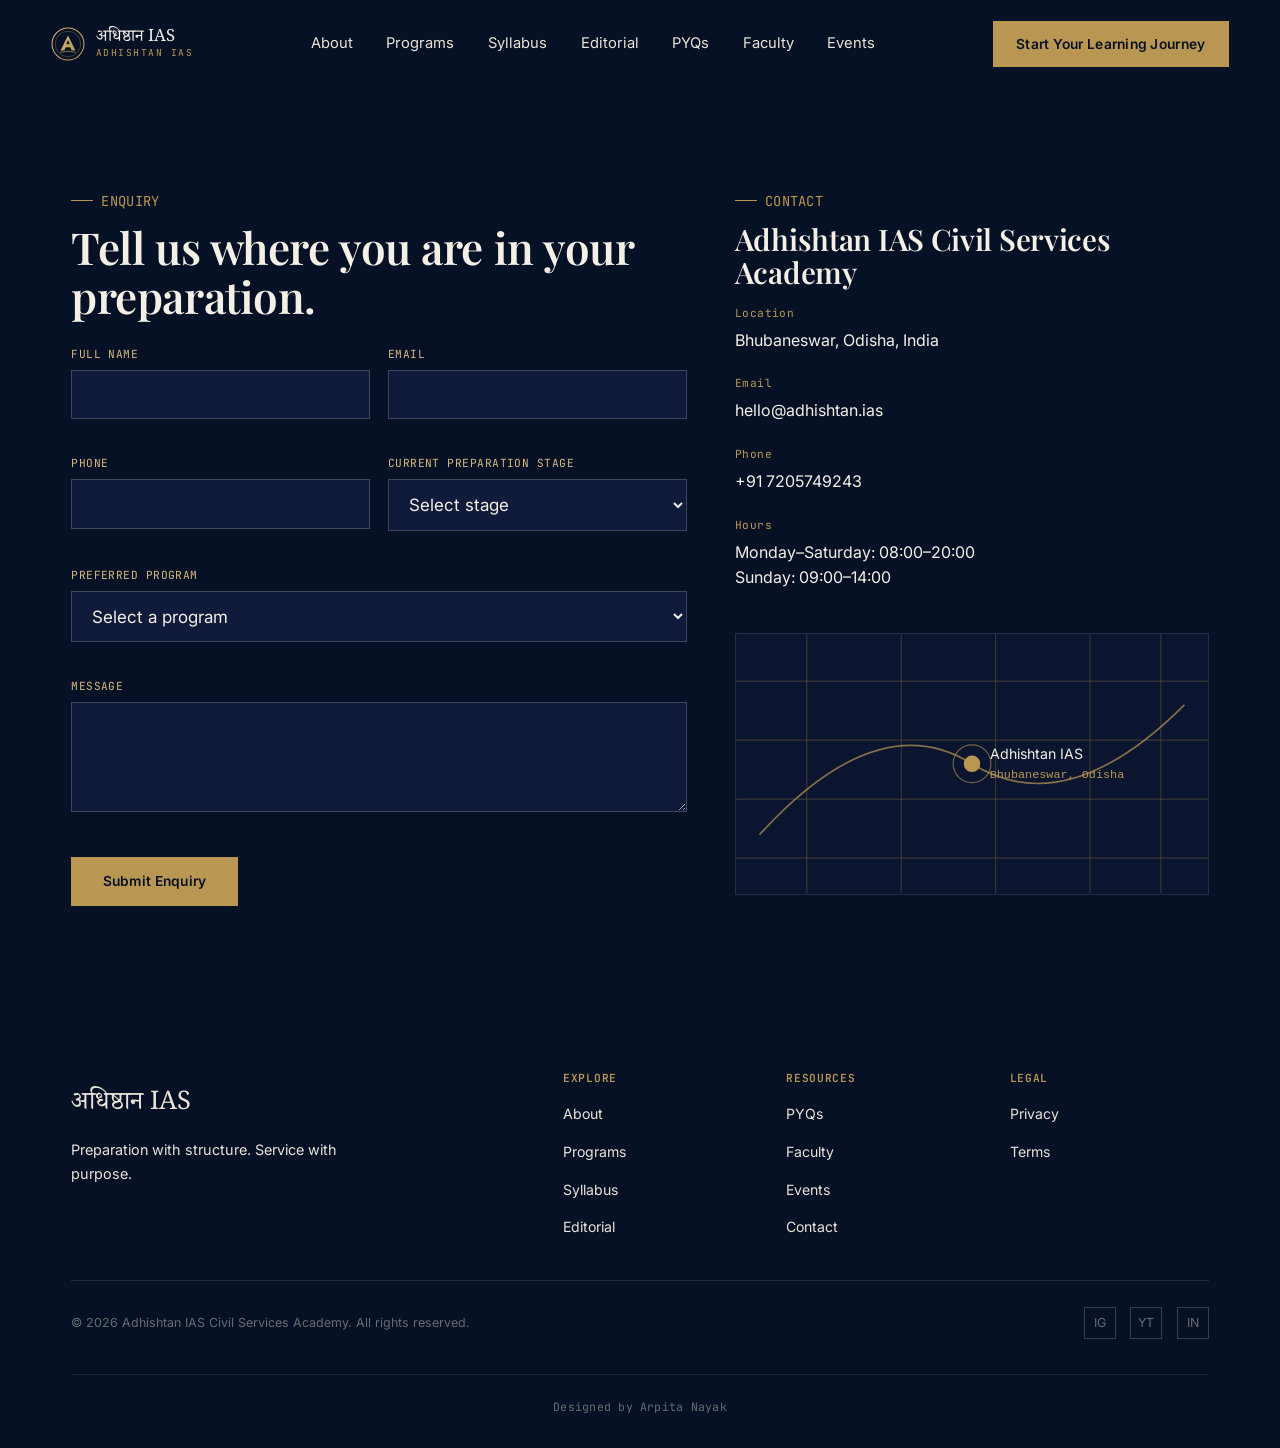
<file: frontend/pages/enquiry.html>
<!DOCTYPE html>
<html lang="en">
<head>
<meta charset="UTF-8">
<meta name="viewport" content="width=device-width, initial-scale=1.0">
<title>Enquiry — अधिष्ठान IAS</title>
<meta name="description" content="Send an enquiry to Adhishtan IAS.">
<link rel="icon" href="../assets/logo.svg" type="image/svg+xml">

<link rel="preconnect" href="https://fonts.googleapis.com">
<link rel="preconnect" href="https://fonts.gstatic.com" crossorigin>
<link href="https://fonts.googleapis.com/css2?family=Playfair+Display:wght@500;600;700&family=Cormorant+Garamond:ital,wght@0,500;0,600;1,500&family=Inter:wght@400;500;600;700&family=JetBrains+Mono:wght@400;500&family=Noto+Serif+Devanagari:wght@500;600;700&family=Noto+Sans+Devanagari:wght@400;500&display=swap" rel="stylesheet">

<link rel="stylesheet" href="../css/style.css">
</head>
<body>

<a class="skip-link" href="#main">Skip to content</a>
<div class="scroll-progress" id="scrollProgress"></div>
<!-- ============ NAVIGATION ============ -->
<header class="site-nav" id="siteNav">
  <a class="nav-brand" href="../index.html" aria-label="Adhishtan IAS home">
    <img src="../assets/logo.svg" alt="" width="34" height="34">
    <span class="nav-brand-text">
      <span class="nav-brand-hi devanagari">अधिष्ठान IAS</span>
      <span class="nav-brand-en">ADHISHTAN IAS</span>
    </span>
  </a>

  <nav class="nav-links" aria-label="Primary">
    <a href="about.html" data-navlink>About</a>
    <a href="programs.html" data-navlink>Programs</a>
    <a href="syllabus.html" data-navlink>Syllabus</a>
    <a href="editorial.html" data-navlink>Editorial</a>
    <a href="pyq.html" data-navlink>PYQs</a>
    <a href="faculty.html" data-navlink>Faculty</a>
    <a href="events.html" data-navlink>Events</a>
  </nav>

  <div class="nav-cta">
    <a class="btn btn-primary" href="enquiry.html">Start Your Learning Journey</a>
    <button class="nav-toggle" id="navToggle" aria-label="Open menu" aria-expanded="false" aria-controls="mobileMenu">
      <span></span>
    </button>
  </div>
</header>

<div class="mobile-menu" id="mobileMenu" role="dialog" aria-modal="true" aria-label="Mobile navigation">
  <a href="about.html" data-navlink>About</a>
  <a href="programs.html" data-navlink>Programs</a>
  <a href="syllabus.html" data-navlink>Syllabus</a>
  <a href="editorial.html" data-navlink>Editorial</a>
  <a href="pyq.html" data-navlink>PYQs</a>
  <a href="faculty.html" data-navlink>Faculty</a>
  <a href="events.html" data-navlink>Events</a>
  <a class="btn btn-primary" href="enquiry.html">Start Your Learning Journey</a>
</div>

<main id="main" class="page-main">

  <!-- ============ ENQUIRY FORM + CONTACT ============ -->
  <section class="section section-navy-deep" id="enquiry">
    <div class="container contact-layout">
      <div>
        <p class="eyebrow">ENQUIRY</p>
        <h2 style="font-size:var(--step-3); margin-top:0.6rem;">Tell us where you are in your preparation.</h2>
        <form id="enquiryForm" novalidate>
          <div class="form-grid">
            <div class="form-field">
              <label for="enqName">Full Name</label>
              <input type="text" id="enqName" name="name" required>
              <span class="form-error" id="enqNameError"></span>
            </div>
            <div class="form-field">
              <label for="enqEmail">Email</label>
              <input type="email" id="enqEmail" name="email" required>
              <span class="form-error" id="enqEmailError"></span>
            </div>
            <div class="form-field">
              <label for="enqPhone">Phone</label>
              <input type="tel" id="enqPhone" name="phone" required>
              <span class="form-error" id="enqPhoneError"></span>
            </div>
            <div class="form-field">
              <label for="enqStage">Current Preparation Stage</label>
              <select id="enqStage" name="stage" required>
                <option value="">Select stage</option>
                <option>Just starting out</option>
                <option>Prelims preparation</option>
                <option>Mains preparation</option>
                <option>Repeating attempt</option>
              </select>
              <span class="form-error" id="enqStageError"></span>
            </div>
            <div class="form-field full">
              <label for="enqProgram">Preferred Program</label>
              <select id="enqProgram" name="program" required>
                <option value="">Select a program</option>
                <option>Foundation Program</option>
                <option>Advanced CSE Program</option>
                <option>Mains Intensive</option>
                <option>Prelims Edge</option>
              </select>
              <span class="form-error" id="enqProgramError"></span>
            </div>
            <div class="form-field full">
              <label for="enqMessage">Message</label>
              <textarea id="enqMessage" name="message" rows="4" required></textarea>
              <span class="form-error" id="enqMessageError"></span>
            </div>
            <div class="form-submit-row">
              <button class="btn btn-primary" type="submit">Submit Enquiry</button>
            </div>
          </div>
        </form>
        <p class="form-success" id="enquirySuccess" role="status"></p>
      </div>
      <div id="contact">
        <p class="eyebrow">CONTACT</p>
        <h3 style="font-family:var(--font-display); font-size:var(--step-2); margin-top:0.6rem;">Adhishtan IAS Civil Services Academy</h3>
        <dl class="contact-details">
          <dt>Location</dt>
          <dd>Bhubaneswar, Odisha, India</dd>
          <dt>Email</dt>
          <dd><a href="mailto:hello@adhishtan.ias">hello@adhishtan.ias</a></dd>
          <dt>Phone</dt>
          <dd><a href="tel:+917205749243">+91 7205749243</a></dd>
          <dt>Hours</dt>
          <dd>Monday–Saturday: 08:00–20:00<br>Sunday: 09:00–14:00</dd>
        </dl>
        <svg class="map-illustration" viewBox="0 0 400 220" role="img" aria-label="Stylised map showing the academy location in Bhubaneswar" style="margin-top:1.6rem;">
          <rect width="400" height="220" fill="#0B1530"/>
          <g stroke="#8F733D" stroke-opacity="0.35" stroke-width="1">
            <path d="M0 40 H400 M0 90 H400 M0 140 H400 M0 190 H400"/>
            <path d="M60 0 V220 M140 0 V220 M220 0 V220 M300 0 V220 M360 0 V220"/>
          </g>
          <path d="M20 170 Q120 60 200 110 T380 60" stroke="#B99752" stroke-width="1.4" fill="none" opacity="0.7"/>
          <circle cx="200" cy="110" r="7" fill="#B99752"/>
          <circle cx="200" cy="110" r="16" fill="none" stroke="#B99752" stroke-width="1" opacity="0.6"/>
          <text x="215" y="106" fill="#F4F0E6" font-size="12" font-family="Inter, sans-serif">Adhishtan IAS</text>
          <text x="215" y="122" fill="#B99752" font-size="10" font-family="monospace">Bhubaneswar, Odisha</text>
        </svg>
      </div>
    </div>
  </section>

</main>

<!-- ============ FOOTER ============ -->
<footer class="site-footer section-navy-deep">
  <div class="container">
    <div class="footer-top">
      <div class="footer-brand">
        <p class="devanagari">अधिष्ठान IAS</p>
        <p>Preparation with structure. Service with purpose.</p>
      </div>
      <div class="footer-cols">
        <div class="footer-col">
          <h4>Explore</h4>
          <ul>
            <li><a href="about.html">About</a></li>
            <li><a href="programs.html">Programs</a></li>
            <li><a href="syllabus.html">Syllabus</a></li>
            <li><a href="editorial.html">Editorial</a></li>
          </ul>
        </div>
        <div class="footer-col">
          <h4>Resources</h4>
          <ul>
            <li><a href="pyq.html">PYQs</a></li>
            <li><a href="faculty.html">Faculty</a></li>
            <li><a href="events.html">Events</a></li>
            <li><a href="enquiry.html#contact">Contact</a></li>
          </ul>
        </div>
        <div class="footer-col">
          <h4>Legal</h4>
          <ul>
            <li><a href="#" data-modal-open="privacy">Privacy</a></li>
            <li><a href="#" data-modal-open="terms">Terms</a></li>
          </ul>
        </div>
      </div>
    </div>
    <div class="footer-bottom">
      <p>&copy; <span id="footerYear"></span> Adhishtan IAS Civil Services Academy. All rights reserved.</p>
      <div class="footer-social" aria-label="Social links (demonstration placeholders)">
        <a href="#" aria-label="Instagram">IG</a>
        <a href="#" aria-label="YouTube">YT</a>
        <a href="#" aria-label="LinkedIn">IN</a>
      </div>
    </div>
    <p class="footer-signature">Designed by Arpita Nayak</p>
  </div>
</footer>

<!-- ============ GENERIC MODAL ============ -->
<div class="modal-overlay" id="modalOverlay" aria-hidden="true">
  <div class="modal-box" role="dialog" aria-modal="true" aria-labelledby="modalTitle" id="modalBox">
    <button class="modal-close" id="modalClose" aria-label="Close dialog">&times;</button>
    <div id="modalContent"></div>
  </div>
</div>

<script src="../js/config.js"></script>
<script src="../js/script.js"></script>
</body>
</html>
</file>
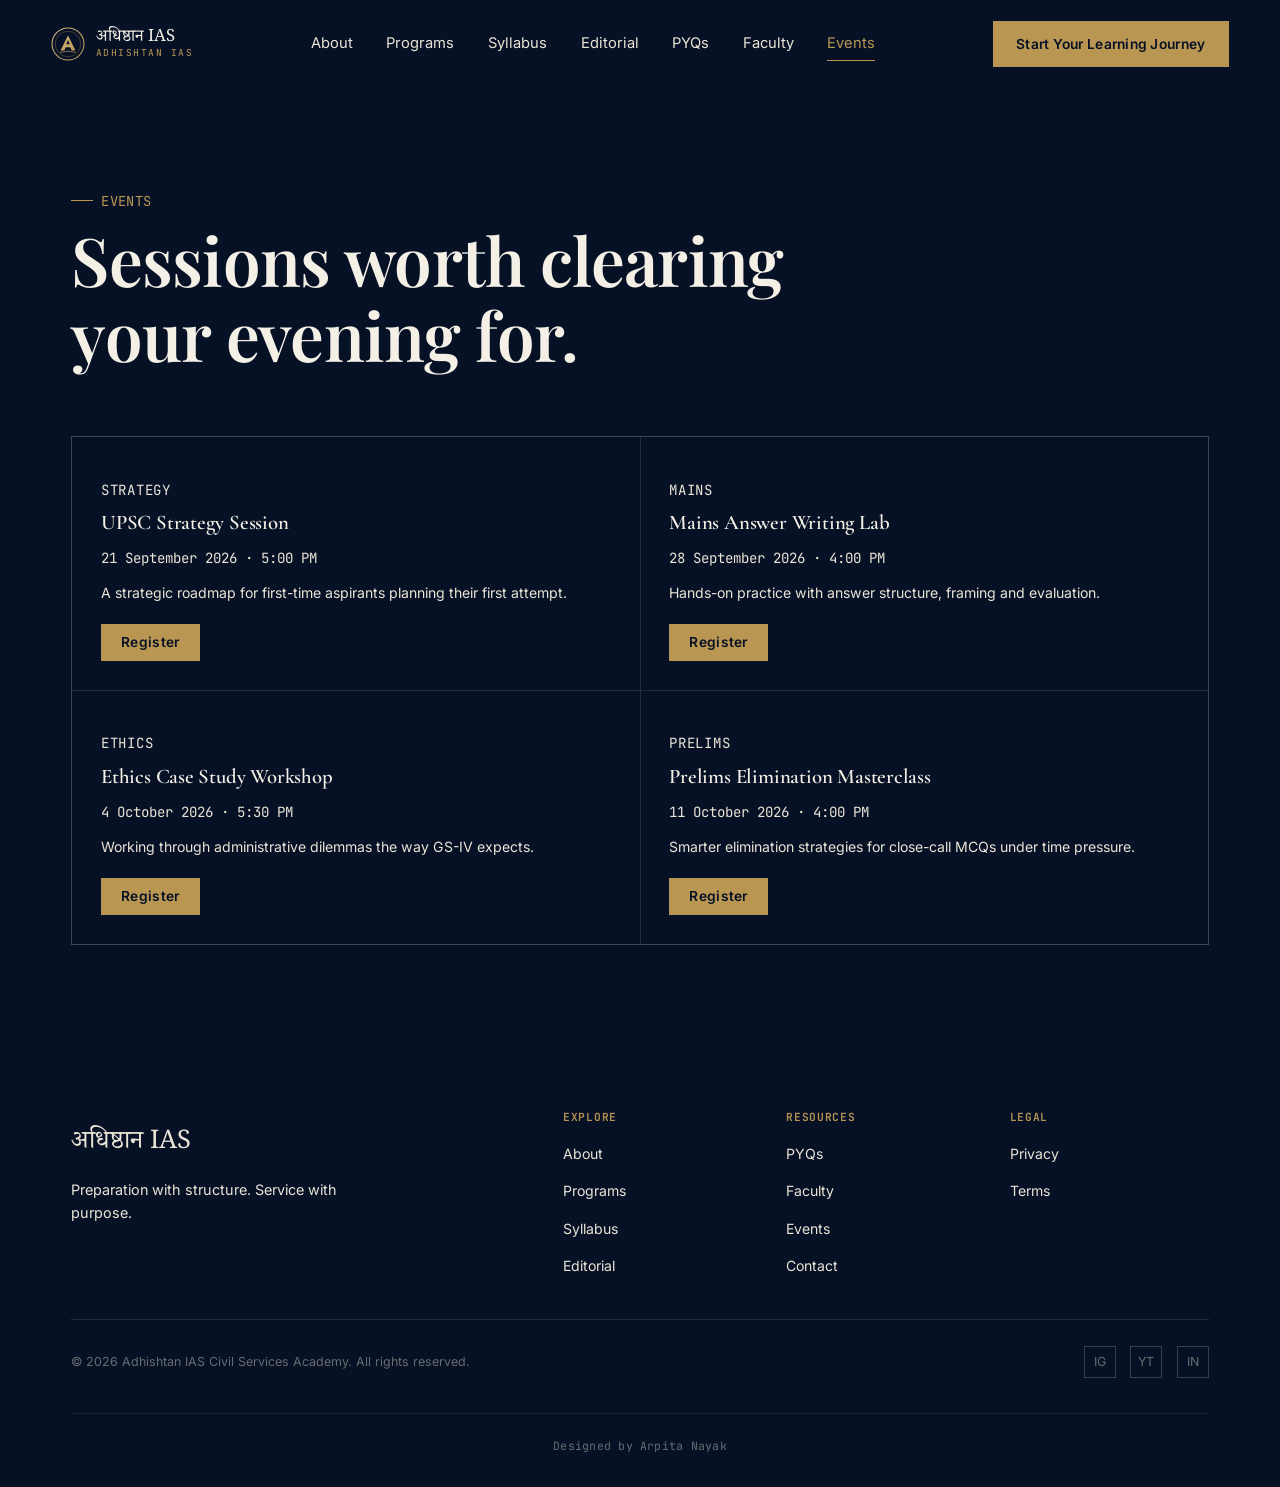
<file: frontend/pages/events.html>
<!DOCTYPE html>
<html lang="en">
<head>
<meta charset="UTF-8">
<meta name="viewport" content="width=device-width, initial-scale=1.0">
<title>Events — अधिष्ठान IAS</title>
<meta name="description" content="Upcoming sessions and workshops at Adhishtan IAS.">
<link rel="icon" href="../assets/logo.svg" type="image/svg+xml">

<link rel="preconnect" href="https://fonts.googleapis.com">
<link rel="preconnect" href="https://fonts.gstatic.com" crossorigin>
<link href="https://fonts.googleapis.com/css2?family=Playfair+Display:wght@500;600;700&family=Cormorant+Garamond:ital,wght@0,500;0,600;1,500&family=Inter:wght@400;500;600;700&family=JetBrains+Mono:wght@400;500&family=Noto+Serif+Devanagari:wght@500;600;700&family=Noto+Sans+Devanagari:wght@400;500&display=swap" rel="stylesheet">

<link rel="stylesheet" href="../css/style.css">
</head>
<body>

<a class="skip-link" href="#main">Skip to content</a>
<div class="scroll-progress" id="scrollProgress"></div>
<!-- ============ NAVIGATION ============ -->
<header class="site-nav" id="siteNav">
  <a class="nav-brand" href="../index.html" aria-label="Adhishtan IAS home">
    <img src="../assets/logo.svg" alt="" width="34" height="34">
    <span class="nav-brand-text">
      <span class="nav-brand-hi devanagari">अधिष्ठान IAS</span>
      <span class="nav-brand-en">ADHISHTAN IAS</span>
    </span>
  </a>

  <nav class="nav-links" aria-label="Primary">
    <a href="about.html" data-navlink>About</a>
    <a href="programs.html" data-navlink>Programs</a>
    <a href="syllabus.html" data-navlink>Syllabus</a>
    <a href="editorial.html" data-navlink>Editorial</a>
    <a href="pyq.html" data-navlink>PYQs</a>
    <a href="faculty.html" data-navlink>Faculty</a>
    <a href="events.html" data-navlink>Events</a>
  </nav>

  <div class="nav-cta">
    <a class="btn btn-primary" href="enquiry.html">Start Your Learning Journey</a>
    <button class="nav-toggle" id="navToggle" aria-label="Open menu" aria-expanded="false" aria-controls="mobileMenu">
      <span></span>
    </button>
  </div>
</header>

<div class="mobile-menu" id="mobileMenu" role="dialog" aria-modal="true" aria-label="Mobile navigation">
  <a href="about.html" data-navlink>About</a>
  <a href="programs.html" data-navlink>Programs</a>
  <a href="syllabus.html" data-navlink>Syllabus</a>
  <a href="editorial.html" data-navlink>Editorial</a>
  <a href="pyq.html" data-navlink>PYQs</a>
  <a href="faculty.html" data-navlink>Faculty</a>
  <a href="events.html" data-navlink>Events</a>
  <a class="btn btn-primary" href="enquiry.html">Start Your Learning Journey</a>
</div>

<main id="main" class="page-main">

  <!-- ============ EVENTS ============ -->
  <section class="section section-navy-deep" id="events">
    <div class="container">
      <div class="section-head">
        <p class="eyebrow">EVENTS</p>
        <h2>Sessions worth clearing your evening for.</h2>
      </div>
      <div class="events-grid" id="eventsGrid"></div>
    </div>
  </section>

</main>

<!-- ============ FOOTER ============ -->
<footer class="site-footer section-navy-deep">
  <div class="container">
    <div class="footer-top">
      <div class="footer-brand">
        <p class="devanagari">अधिष्ठान IAS</p>
        <p>Preparation with structure. Service with purpose.</p>
      </div>
      <div class="footer-cols">
        <div class="footer-col">
          <h4>Explore</h4>
          <ul>
            <li><a href="about.html">About</a></li>
            <li><a href="programs.html">Programs</a></li>
            <li><a href="syllabus.html">Syllabus</a></li>
            <li><a href="editorial.html">Editorial</a></li>
          </ul>
        </div>
        <div class="footer-col">
          <h4>Resources</h4>
          <ul>
            <li><a href="pyq.html">PYQs</a></li>
            <li><a href="faculty.html">Faculty</a></li>
            <li><a href="events.html">Events</a></li>
            <li><a href="enquiry.html#contact">Contact</a></li>
          </ul>
        </div>
        <div class="footer-col">
          <h4>Legal</h4>
          <ul>
            <li><a href="#" data-modal-open="privacy">Privacy</a></li>
            <li><a href="#" data-modal-open="terms">Terms</a></li>
          </ul>
        </div>
      </div>
    </div>
    <div class="footer-bottom">
      <p>&copy; <span id="footerYear"></span> Adhishtan IAS Civil Services Academy. All rights reserved.</p>
      <div class="footer-social" aria-label="Social links (demonstration placeholders)">
        <a href="#" aria-label="Instagram">IG</a>
        <a href="#" aria-label="YouTube">YT</a>
        <a href="#" aria-label="LinkedIn">IN</a>
      </div>
    </div>
    <p class="footer-signature">Designed by Arpita Nayak</p>
  </div>
</footer>

<!-- ============ GENERIC MODAL ============ -->
<div class="modal-overlay" id="modalOverlay" aria-hidden="true">
  <div class="modal-box" role="dialog" aria-modal="true" aria-labelledby="modalTitle" id="modalBox">
    <button class="modal-close" id="modalClose" aria-label="Close dialog">&times;</button>
    <div id="modalContent"></div>
  </div>
</div>

<script src="../js/config.js"></script>
<script src="../js/script.js"></script>
</body>
</html>
</file>
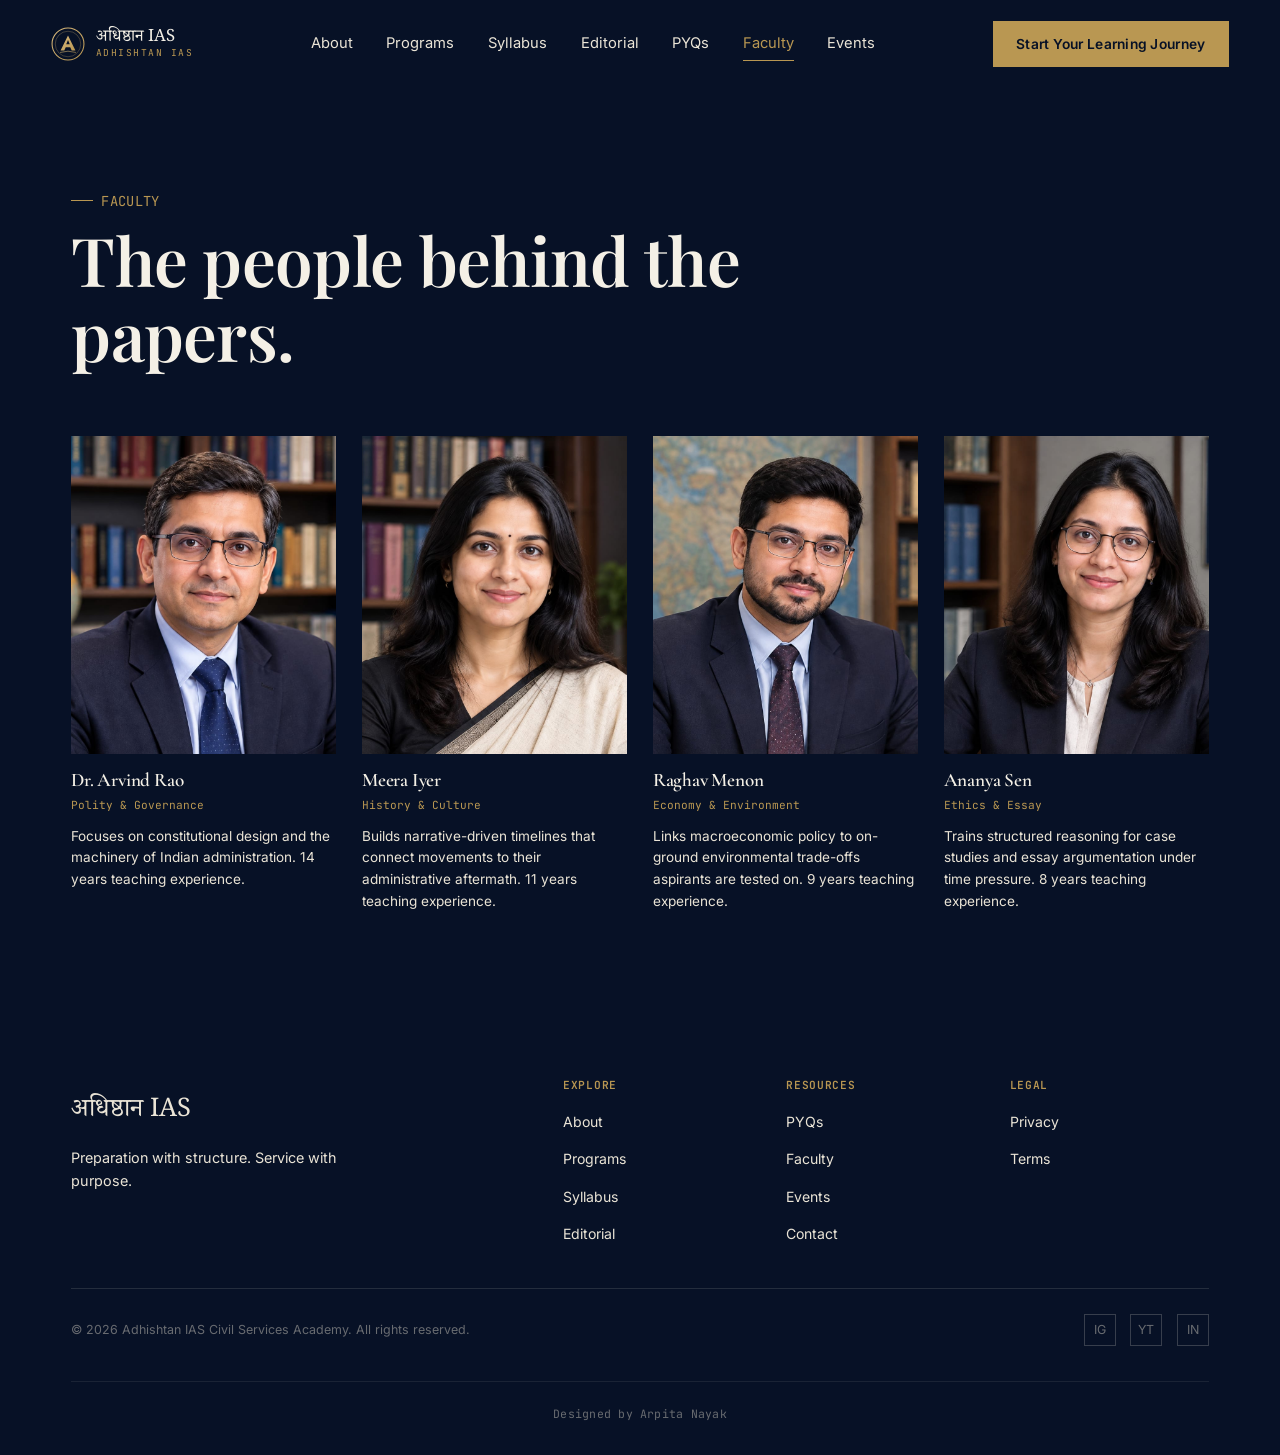
<file: frontend/pages/faculty.html>
<!DOCTYPE html>
<html lang="en">
<head>
<meta charset="UTF-8">
<meta name="viewport" content="width=device-width, initial-scale=1.0">
<title>Faculty — अधिष्ठान IAS</title>
<meta name="description" content="Meet the faculty of Adhishtan IAS.">
<link rel="icon" href="../assets/logo.svg" type="image/svg+xml">

<link rel="preconnect" href="https://fonts.googleapis.com">
<link rel="preconnect" href="https://fonts.gstatic.com" crossorigin>
<link href="https://fonts.googleapis.com/css2?family=Playfair+Display:wght@500;600;700&family=Cormorant+Garamond:ital,wght@0,500;0,600;1,500&family=Inter:wght@400;500;600;700&family=JetBrains+Mono:wght@400;500&family=Noto+Serif+Devanagari:wght@500;600;700&family=Noto+Sans+Devanagari:wght@400;500&display=swap" rel="stylesheet">

<link rel="stylesheet" href="../css/style.css">
</head>
<body>

<a class="skip-link" href="#main">Skip to content</a>
<div class="scroll-progress" id="scrollProgress"></div>
<!-- ============ NAVIGATION ============ -->
<header class="site-nav" id="siteNav">
  <a class="nav-brand" href="../index.html" aria-label="Adhishtan IAS home">
    <img src="../assets/logo.svg" alt="" width="34" height="34">
    <span class="nav-brand-text">
      <span class="nav-brand-hi devanagari">अधिष्ठान IAS</span>
      <span class="nav-brand-en">ADHISHTAN IAS</span>
    </span>
  </a>

  <nav class="nav-links" aria-label="Primary">
    <a href="about.html" data-navlink>About</a>
    <a href="programs.html" data-navlink>Programs</a>
    <a href="syllabus.html" data-navlink>Syllabus</a>
    <a href="editorial.html" data-navlink>Editorial</a>
    <a href="pyq.html" data-navlink>PYQs</a>
    <a href="faculty.html" data-navlink>Faculty</a>
    <a href="events.html" data-navlink>Events</a>
  </nav>

  <div class="nav-cta">
    <a class="btn btn-primary" href="enquiry.html">Start Your Learning Journey</a>
    <button class="nav-toggle" id="navToggle" aria-label="Open menu" aria-expanded="false" aria-controls="mobileMenu">
      <span></span>
    </button>
  </div>
</header>

<div class="mobile-menu" id="mobileMenu" role="dialog" aria-modal="true" aria-label="Mobile navigation">
  <a href="about.html" data-navlink>About</a>
  <a href="programs.html" data-navlink>Programs</a>
  <a href="syllabus.html" data-navlink>Syllabus</a>
  <a href="editorial.html" data-navlink>Editorial</a>
  <a href="pyq.html" data-navlink>PYQs</a>
  <a href="faculty.html" data-navlink>Faculty</a>
  <a href="events.html" data-navlink>Events</a>
  <a class="btn btn-primary" href="enquiry.html">Start Your Learning Journey</a>
</div>

<main id="main" class="page-main">

  <!-- ============ FACULTY ============ -->
  <section class="section section-navy-deep" id="faculty">
    <div class="container">
      <div class="section-head">
        <p class="eyebrow">FACULTY</p>
        <h2>The people behind the papers.</h2>
      </div>
      <div class="faculty-grid" id="facultyGrid"></div>
    </div>
  </section>

</main>

<!-- ============ FOOTER ============ -->
<footer class="site-footer section-navy-deep">
  <div class="container">
    <div class="footer-top">
      <div class="footer-brand">
        <p class="devanagari">अधिष्ठान IAS</p>
        <p>Preparation with structure. Service with purpose.</p>
      </div>
      <div class="footer-cols">
        <div class="footer-col">
          <h4>Explore</h4>
          <ul>
            <li><a href="about.html">About</a></li>
            <li><a href="programs.html">Programs</a></li>
            <li><a href="syllabus.html">Syllabus</a></li>
            <li><a href="editorial.html">Editorial</a></li>
          </ul>
        </div>
        <div class="footer-col">
          <h4>Resources</h4>
          <ul>
            <li><a href="pyq.html">PYQs</a></li>
            <li><a href="faculty.html">Faculty</a></li>
            <li><a href="events.html">Events</a></li>
            <li><a href="enquiry.html#contact">Contact</a></li>
          </ul>
        </div>
        <div class="footer-col">
          <h4>Legal</h4>
          <ul>
            <li><a href="#" data-modal-open="privacy">Privacy</a></li>
            <li><a href="#" data-modal-open="terms">Terms</a></li>
          </ul>
        </div>
      </div>
    </div>
    <div class="footer-bottom">
      <p>&copy; <span id="footerYear"></span> Adhishtan IAS Civil Services Academy. All rights reserved.</p>
      <div class="footer-social" aria-label="Social links (demonstration placeholders)">
        <a href="#" aria-label="Instagram">IG</a>
        <a href="#" aria-label="YouTube">YT</a>
        <a href="#" aria-label="LinkedIn">IN</a>
      </div>
    </div>
    <p class="footer-signature">Designed by Arpita Nayak</p>
  </div>
</footer>

<!-- ============ GENERIC MODAL ============ -->
<div class="modal-overlay" id="modalOverlay" aria-hidden="true">
  <div class="modal-box" role="dialog" aria-modal="true" aria-labelledby="modalTitle" id="modalBox">
    <button class="modal-close" id="modalClose" aria-label="Close dialog">&times;</button>
    <div id="modalContent"></div>
  </div>
</div>

<script src="../js/config.js"></script>
<script src="../js/script.js"></script>
</body>
</html>
</file>
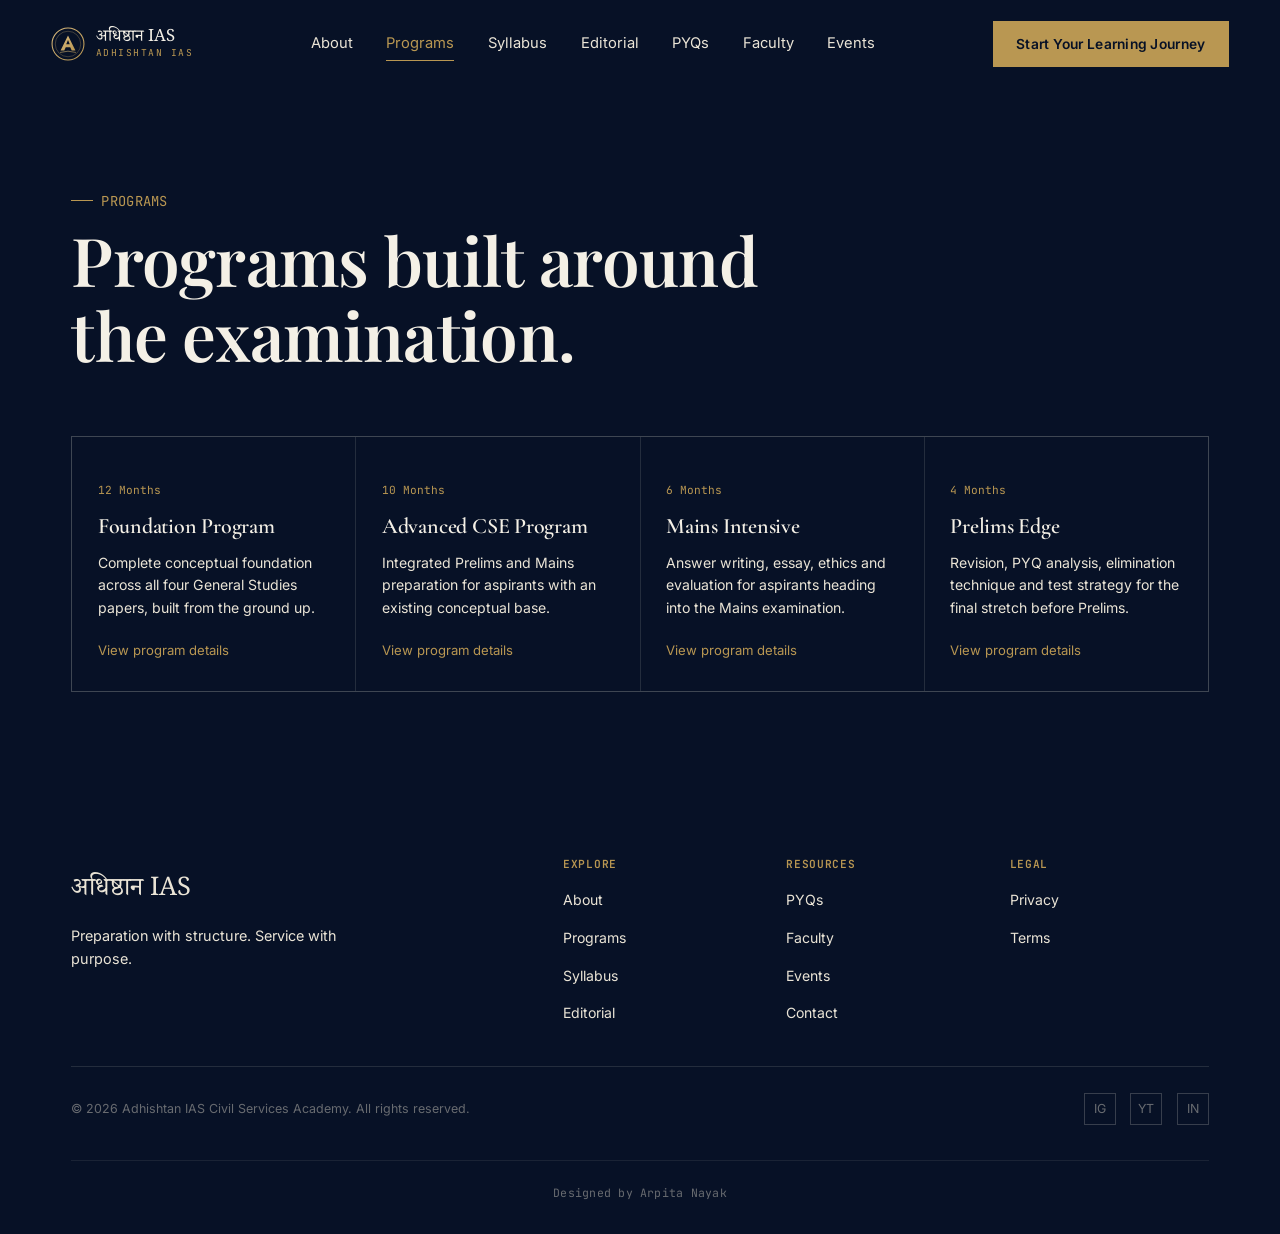
<file: frontend/pages/programs.html>
<!DOCTYPE html>
<html lang="en">
<head>
<meta charset="UTF-8">
<meta name="viewport" content="width=device-width, initial-scale=1.0">
<title>Programs — अधिष्ठान IAS</title>
<meta name="description" content="Programs built around the UPSC Civil Services examination.">
<link rel="icon" href="../assets/logo.svg" type="image/svg+xml">

<link rel="preconnect" href="https://fonts.googleapis.com">
<link rel="preconnect" href="https://fonts.gstatic.com" crossorigin>
<link href="https://fonts.googleapis.com/css2?family=Playfair+Display:wght@500;600;700&family=Cormorant+Garamond:ital,wght@0,500;0,600;1,500&family=Inter:wght@400;500;600;700&family=JetBrains+Mono:wght@400;500&family=Noto+Serif+Devanagari:wght@500;600;700&family=Noto+Sans+Devanagari:wght@400;500&display=swap" rel="stylesheet">

<link rel="stylesheet" href="../css/style.css">
</head>
<body>

<a class="skip-link" href="#main">Skip to content</a>
<div class="scroll-progress" id="scrollProgress"></div>
<!-- ============ NAVIGATION ============ -->
<header class="site-nav" id="siteNav">
  <a class="nav-brand" href="../index.html" aria-label="Adhishtan IAS home">
    <img src="../assets/logo.svg" alt="" width="34" height="34">
    <span class="nav-brand-text">
      <span class="nav-brand-hi devanagari">अधिष्ठान IAS</span>
      <span class="nav-brand-en">ADHISHTAN IAS</span>
    </span>
  </a>

  <nav class="nav-links" aria-label="Primary">
    <a href="about.html" data-navlink>About</a>
    <a href="programs.html" data-navlink>Programs</a>
    <a href="syllabus.html" data-navlink>Syllabus</a>
    <a href="editorial.html" data-navlink>Editorial</a>
    <a href="pyq.html" data-navlink>PYQs</a>
    <a href="faculty.html" data-navlink>Faculty</a>
    <a href="events.html" data-navlink>Events</a>
  </nav>

  <div class="nav-cta">
    <a class="btn btn-primary" href="enquiry.html">Start Your Learning Journey</a>
    <button class="nav-toggle" id="navToggle" aria-label="Open menu" aria-expanded="false" aria-controls="mobileMenu">
      <span></span>
    </button>
  </div>
</header>

<div class="mobile-menu" id="mobileMenu" role="dialog" aria-modal="true" aria-label="Mobile navigation">
  <a href="about.html" data-navlink>About</a>
  <a href="programs.html" data-navlink>Programs</a>
  <a href="syllabus.html" data-navlink>Syllabus</a>
  <a href="editorial.html" data-navlink>Editorial</a>
  <a href="pyq.html" data-navlink>PYQs</a>
  <a href="faculty.html" data-navlink>Faculty</a>
  <a href="events.html" data-navlink>Events</a>
  <a class="btn btn-primary" href="enquiry.html">Start Your Learning Journey</a>
</div>

<main id="main" class="page-main">

  <!-- ============ PROGRAMS ============ -->
  <section class="section section-navy-deep" id="programs">
    <div class="container">
      <div class="section-head">
        <p class="eyebrow">PROGRAMS</p>
        <h2>Programs built around the examination.</h2>
      </div>
      <div class="programs-grid" id="programsGrid"></div>
    </div>
  </section>

</main>

<!-- ============ FOOTER ============ -->
<footer class="site-footer section-navy-deep">
  <div class="container">
    <div class="footer-top">
      <div class="footer-brand">
        <p class="devanagari">अधिष्ठान IAS</p>
        <p>Preparation with structure. Service with purpose.</p>
      </div>
      <div class="footer-cols">
        <div class="footer-col">
          <h4>Explore</h4>
          <ul>
            <li><a href="about.html">About</a></li>
            <li><a href="programs.html">Programs</a></li>
            <li><a href="syllabus.html">Syllabus</a></li>
            <li><a href="editorial.html">Editorial</a></li>
          </ul>
        </div>
        <div class="footer-col">
          <h4>Resources</h4>
          <ul>
            <li><a href="pyq.html">PYQs</a></li>
            <li><a href="faculty.html">Faculty</a></li>
            <li><a href="events.html">Events</a></li>
            <li><a href="enquiry.html#contact">Contact</a></li>
          </ul>
        </div>
        <div class="footer-col">
          <h4>Legal</h4>
          <ul>
            <li><a href="#" data-modal-open="privacy">Privacy</a></li>
            <li><a href="#" data-modal-open="terms">Terms</a></li>
          </ul>
        </div>
      </div>
    </div>
    <div class="footer-bottom">
      <p>&copy; <span id="footerYear"></span> Adhishtan IAS Civil Services Academy. All rights reserved.</p>
      <div class="footer-social" aria-label="Social links (demonstration placeholders)">
        <a href="#" aria-label="Instagram">IG</a>
        <a href="#" aria-label="YouTube">YT</a>
        <a href="#" aria-label="LinkedIn">IN</a>
      </div>
    </div>
    <p class="footer-signature">Designed by Arpita Nayak</p>
  </div>
</footer>

<!-- ============ GENERIC MODAL ============ -->
<div class="modal-overlay" id="modalOverlay" aria-hidden="true">
  <div class="modal-box" role="dialog" aria-modal="true" aria-labelledby="modalTitle" id="modalBox">
    <button class="modal-close" id="modalClose" aria-label="Close dialog">&times;</button>
    <div id="modalContent"></div>
  </div>
</div>

<script src="../js/config.js"></script>
<script src="../js/script.js"></script>
</body>
</html>
</file>
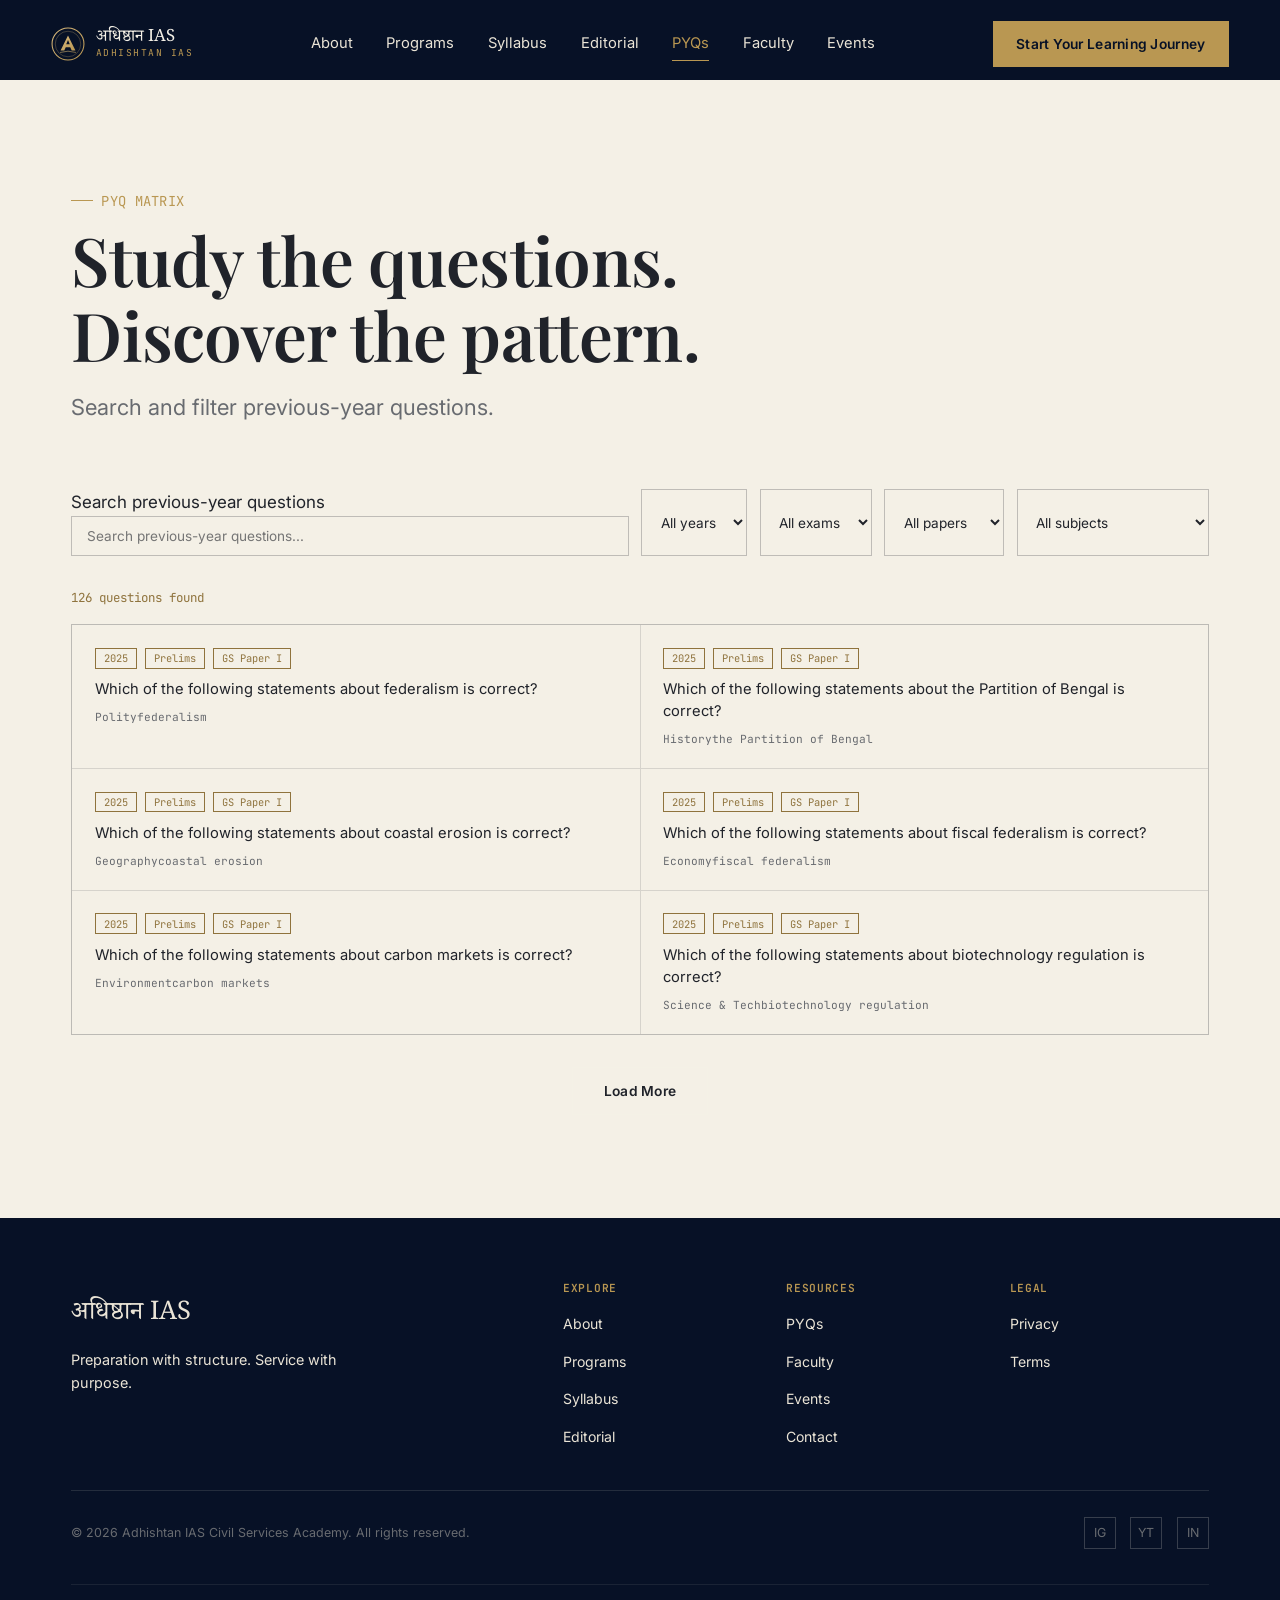
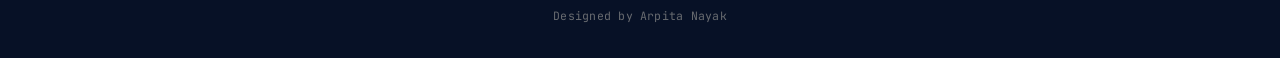
<file: frontend/pages/pyq.html>
<!DOCTYPE html>
<html lang="en">
<head>
<meta charset="UTF-8">
<meta name="viewport" content="width=device-width, initial-scale=1.0">
<title>PYQs — अधिष्ठान IAS</title>
<meta name="description" content="Search and filter previous-year UPSC questions.">
<link rel="icon" href="../assets/logo.svg" type="image/svg+xml">

<link rel="preconnect" href="https://fonts.googleapis.com">
<link rel="preconnect" href="https://fonts.gstatic.com" crossorigin>
<link href="https://fonts.googleapis.com/css2?family=Playfair+Display:wght@500;600;700&family=Cormorant+Garamond:ital,wght@0,500;0,600;1,500&family=Inter:wght@400;500;600;700&family=JetBrains+Mono:wght@400;500&family=Noto+Serif+Devanagari:wght@500;600;700&family=Noto+Sans+Devanagari:wght@400;500&display=swap" rel="stylesheet">

<link rel="stylesheet" href="../css/style.css">
</head>
<body>

<a class="skip-link" href="#main">Skip to content</a>
<div class="scroll-progress" id="scrollProgress"></div>
<!-- ============ NAVIGATION ============ -->
<header class="site-nav" id="siteNav">
  <a class="nav-brand" href="../index.html" aria-label="Adhishtan IAS home">
    <img src="../assets/logo.svg" alt="" width="34" height="34">
    <span class="nav-brand-text">
      <span class="nav-brand-hi devanagari">अधिष्ठान IAS</span>
      <span class="nav-brand-en">ADHISHTAN IAS</span>
    </span>
  </a>

  <nav class="nav-links" aria-label="Primary">
    <a href="about.html" data-navlink>About</a>
    <a href="programs.html" data-navlink>Programs</a>
    <a href="syllabus.html" data-navlink>Syllabus</a>
    <a href="editorial.html" data-navlink>Editorial</a>
    <a href="pyq.html" data-navlink>PYQs</a>
    <a href="faculty.html" data-navlink>Faculty</a>
    <a href="events.html" data-navlink>Events</a>
  </nav>

  <div class="nav-cta">
    <a class="btn btn-primary" href="enquiry.html">Start Your Learning Journey</a>
    <button class="nav-toggle" id="navToggle" aria-label="Open menu" aria-expanded="false" aria-controls="mobileMenu">
      <span></span>
    </button>
  </div>
</header>

<div class="mobile-menu" id="mobileMenu" role="dialog" aria-modal="true" aria-label="Mobile navigation">
  <a href="about.html" data-navlink>About</a>
  <a href="programs.html" data-navlink>Programs</a>
  <a href="syllabus.html" data-navlink>Syllabus</a>
  <a href="editorial.html" data-navlink>Editorial</a>
  <a href="pyq.html" data-navlink>PYQs</a>
  <a href="faculty.html" data-navlink>Faculty</a>
  <a href="events.html" data-navlink>Events</a>
  <a class="btn btn-primary" href="enquiry.html">Start Your Learning Journey</a>
</div>

<main id="main" class="page-main">

  <!-- ============ PYQ MATRIX ENGINE ============ -->
  <section class="section section-light" id="pyq">
    <div class="container">
      <div class="section-head">
        <p class="eyebrow">PYQ MATRIX</p>
        <h2>Study the questions. Discover the pattern.</h2>
        <p class="lede">Search and filter previous-year questions.</p>
      </div>

      <div class="pyq-controls">
        <div class="pyq-search-wrap">
          <label class="sr-only" for="pyqSearch">Search previous-year questions</label>
          <input type="search" id="pyqSearch" placeholder="Search previous-year questions...">
        </div>
        <select id="pyqYear" aria-label="Filter by year"><option value="">All years</option></select>
        <select id="pyqExam" aria-label="Filter by exam"><option value="">All exams</option></select>
        <select id="pyqPaper" aria-label="Filter by paper"><option value="">All papers</option></select>
        <select id="pyqSubject" aria-label="Filter by subject"><option value="">All subjects</option></select>
      </div>

      <p class="pyq-results-meta" id="pyqResultsMeta" aria-live="polite"></p>
      <div class="pyq-grid" id="pyqGrid"></div>
      <button class="btn btn-ghost pyq-loadmore" id="pyqLoadMore" type="button">Load More</button>
    </div>
  </section>

</main>

<!-- ============ FOOTER ============ -->
<footer class="site-footer section-navy-deep">
  <div class="container">
    <div class="footer-top">
      <div class="footer-brand">
        <p class="devanagari">अधिष्ठान IAS</p>
        <p>Preparation with structure. Service with purpose.</p>
      </div>
      <div class="footer-cols">
        <div class="footer-col">
          <h4>Explore</h4>
          <ul>
            <li><a href="about.html">About</a></li>
            <li><a href="programs.html">Programs</a></li>
            <li><a href="syllabus.html">Syllabus</a></li>
            <li><a href="editorial.html">Editorial</a></li>
          </ul>
        </div>
        <div class="footer-col">
          <h4>Resources</h4>
          <ul>
            <li><a href="pyq.html">PYQs</a></li>
            <li><a href="faculty.html">Faculty</a></li>
            <li><a href="events.html">Events</a></li>
            <li><a href="enquiry.html#contact">Contact</a></li>
          </ul>
        </div>
        <div class="footer-col">
          <h4>Legal</h4>
          <ul>
            <li><a href="#" data-modal-open="privacy">Privacy</a></li>
            <li><a href="#" data-modal-open="terms">Terms</a></li>
          </ul>
        </div>
      </div>
    </div>
    <div class="footer-bottom">
      <p>&copy; <span id="footerYear"></span> Adhishtan IAS Civil Services Academy. All rights reserved.</p>
      <div class="footer-social" aria-label="Social links (demonstration placeholders)">
        <a href="#" aria-label="Instagram">IG</a>
        <a href="#" aria-label="YouTube">YT</a>
        <a href="#" aria-label="LinkedIn">IN</a>
      </div>
    </div>
    <p class="footer-signature">Designed by Arpita Nayak</p>
  </div>
</footer>

<!-- ============ GENERIC MODAL ============ -->
<div class="modal-overlay" id="modalOverlay" aria-hidden="true">
  <div class="modal-box" role="dialog" aria-modal="true" aria-labelledby="modalTitle" id="modalBox">
    <button class="modal-close" id="modalClose" aria-label="Close dialog">&times;</button>
    <div id="modalContent"></div>
  </div>
</div>

<script src="../js/config.js"></script>
<script src="../js/script.js"></script>
</body>
</html>
</file>
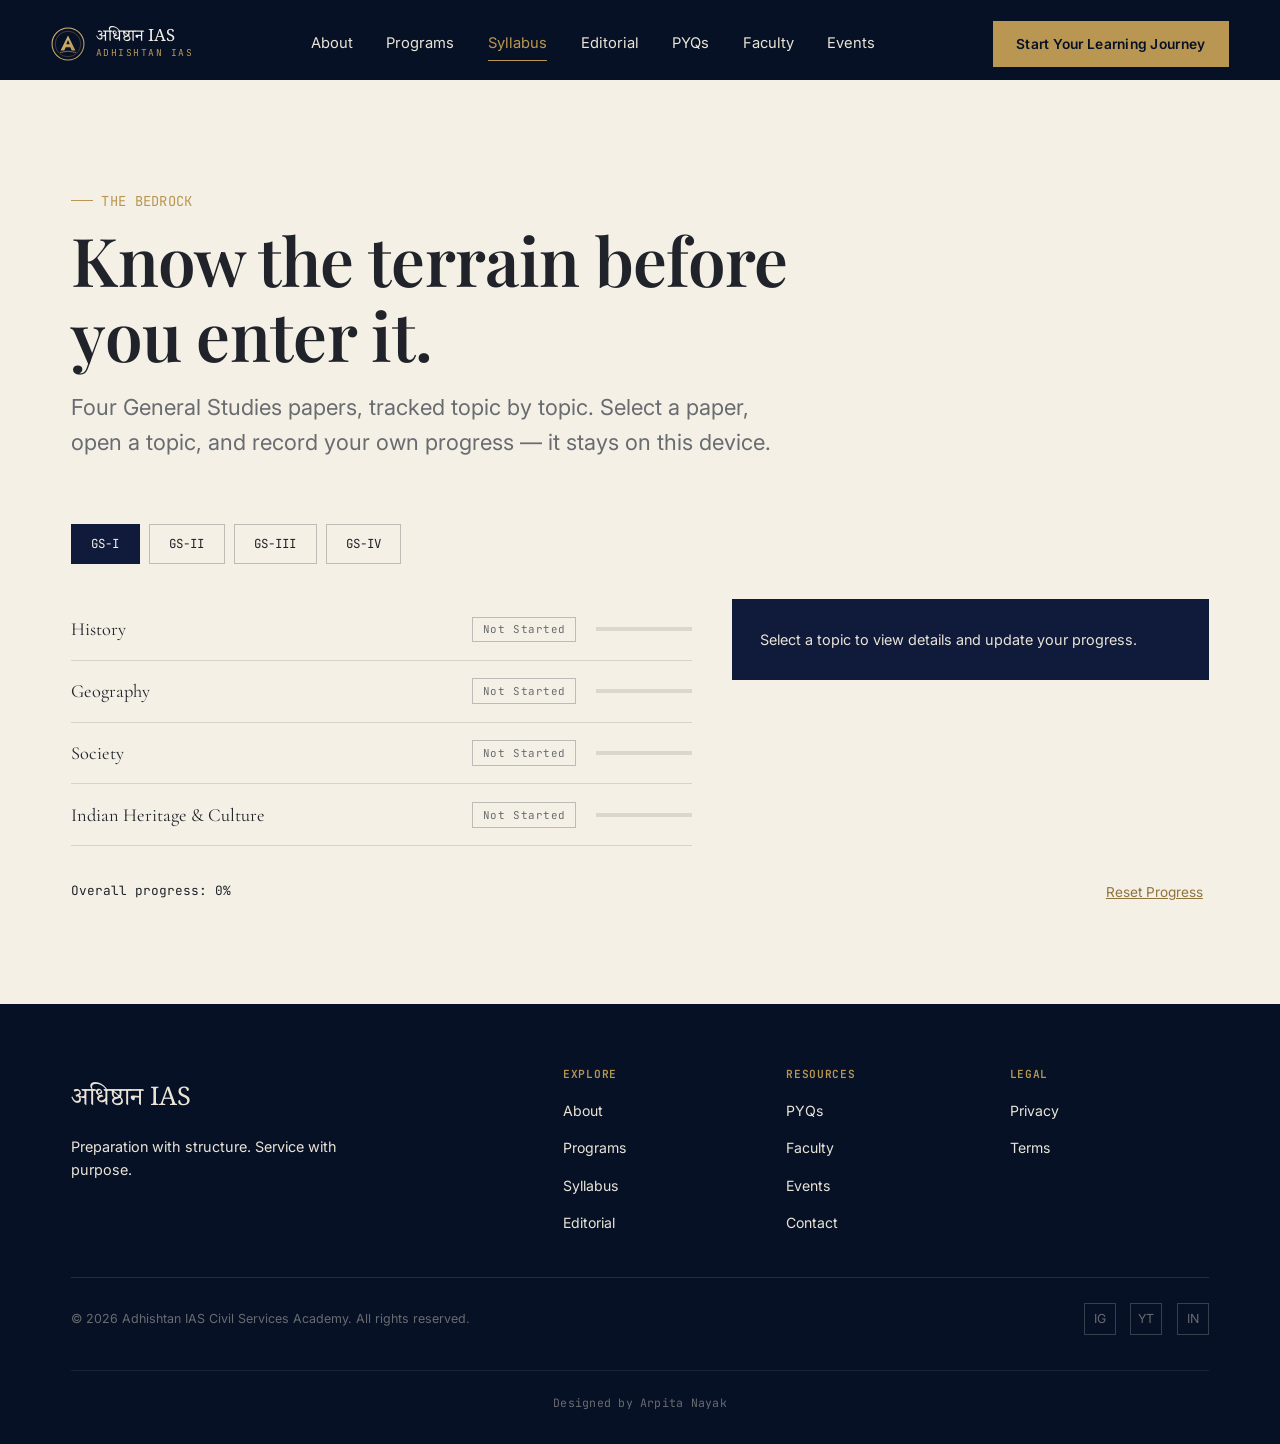
<file: frontend/pages/syllabus.html>
<!DOCTYPE html>
<html lang="en">
<head>
<meta charset="UTF-8">
<meta name="viewport" content="width=device-width, initial-scale=1.0">
<title>Syllabus — अधिष्ठान IAS</title>
<meta name="description" content="Track your General Studies syllabus progress topic by topic.">
<link rel="icon" href="../assets/logo.svg" type="image/svg+xml">

<link rel="preconnect" href="https://fonts.googleapis.com">
<link rel="preconnect" href="https://fonts.gstatic.com" crossorigin>
<link href="https://fonts.googleapis.com/css2?family=Playfair+Display:wght@500;600;700&family=Cormorant+Garamond:ital,wght@0,500;0,600;1,500&family=Inter:wght@400;500;600;700&family=JetBrains+Mono:wght@400;500&family=Noto+Serif+Devanagari:wght@500;600;700&family=Noto+Sans+Devanagari:wght@400;500&display=swap" rel="stylesheet">

<link rel="stylesheet" href="../css/style.css">
</head>
<body>

<a class="skip-link" href="#main">Skip to content</a>
<div class="scroll-progress" id="scrollProgress"></div>
<!-- ============ NAVIGATION ============ -->
<header class="site-nav" id="siteNav">
  <a class="nav-brand" href="../index.html" aria-label="Adhishtan IAS home">
    <img src="../assets/logo.svg" alt="" width="34" height="34">
    <span class="nav-brand-text">
      <span class="nav-brand-hi devanagari">अधिष्ठान IAS</span>
      <span class="nav-brand-en">ADHISHTAN IAS</span>
    </span>
  </a>

  <nav class="nav-links" aria-label="Primary">
    <a href="about.html" data-navlink>About</a>
    <a href="programs.html" data-navlink>Programs</a>
    <a href="syllabus.html" data-navlink>Syllabus</a>
    <a href="editorial.html" data-navlink>Editorial</a>
    <a href="pyq.html" data-navlink>PYQs</a>
    <a href="faculty.html" data-navlink>Faculty</a>
    <a href="events.html" data-navlink>Events</a>
  </nav>

  <div class="nav-cta">
    <a class="btn btn-primary" href="enquiry.html">Start Your Learning Journey</a>
    <button class="nav-toggle" id="navToggle" aria-label="Open menu" aria-expanded="false" aria-controls="mobileMenu">
      <span></span>
    </button>
  </div>
</header>

<div class="mobile-menu" id="mobileMenu" role="dialog" aria-modal="true" aria-label="Mobile navigation">
  <a href="about.html" data-navlink>About</a>
  <a href="programs.html" data-navlink>Programs</a>
  <a href="syllabus.html" data-navlink>Syllabus</a>
  <a href="editorial.html" data-navlink>Editorial</a>
  <a href="pyq.html" data-navlink>PYQs</a>
  <a href="faculty.html" data-navlink>Faculty</a>
  <a href="events.html" data-navlink>Events</a>
  <a class="btn btn-primary" href="enquiry.html">Start Your Learning Journey</a>
</div>

<main id="main" class="page-main">

  <!-- ============ THE BEDROCK — SYLLABUS ============ -->
  <section class="section section-light" id="bedrock">
    <div class="container">
      <div class="section-head">
        <p class="eyebrow">THE BEDROCK</p>
        <h2>Know the terrain before you enter it.</h2>
        <p class="lede">Four General Studies papers, tracked topic by topic. Select a paper, open a topic, and record your own progress — it stays on this device.</p>
      </div>

      <div class="bedrock-tabs" id="bedrockTabs" role="tablist" aria-label="General Studies papers"></div>

      <div class="bedrock-layout">
        <div class="topic-list" id="topicList" role="list" aria-label="Topics"></div>
        <aside class="bedrock-panel" id="bedrockPanel" aria-live="polite">
          <p class="panel-empty">Select a topic to view details and update your progress.</p>
        </aside>
      </div>

      <div class="bedrock-foot">
        <p class="bedrock-overall" id="bedrockOverall">Overall progress: 0%</p>
        <button class="link-reset" id="resetSyllabus" type="button">Reset Progress</button>
      </div>
    </div>
  </section>

</main>

<!-- ============ FOOTER ============ -->
<footer class="site-footer section-navy-deep">
  <div class="container">
    <div class="footer-top">
      <div class="footer-brand">
        <p class="devanagari">अधिष्ठान IAS</p>
        <p>Preparation with structure. Service with purpose.</p>
      </div>
      <div class="footer-cols">
        <div class="footer-col">
          <h4>Explore</h4>
          <ul>
            <li><a href="about.html">About</a></li>
            <li><a href="programs.html">Programs</a></li>
            <li><a href="syllabus.html">Syllabus</a></li>
            <li><a href="editorial.html">Editorial</a></li>
          </ul>
        </div>
        <div class="footer-col">
          <h4>Resources</h4>
          <ul>
            <li><a href="pyq.html">PYQs</a></li>
            <li><a href="faculty.html">Faculty</a></li>
            <li><a href="events.html">Events</a></li>
            <li><a href="enquiry.html#contact">Contact</a></li>
          </ul>
        </div>
        <div class="footer-col">
          <h4>Legal</h4>
          <ul>
            <li><a href="#" data-modal-open="privacy">Privacy</a></li>
            <li><a href="#" data-modal-open="terms">Terms</a></li>
          </ul>
        </div>
      </div>
    </div>
    <div class="footer-bottom">
      <p>&copy; <span id="footerYear"></span> Adhishtan IAS Civil Services Academy. All rights reserved.</p>
      <div class="footer-social" aria-label="Social links (demonstration placeholders)">
        <a href="#" aria-label="Instagram">IG</a>
        <a href="#" aria-label="YouTube">YT</a>
        <a href="#" aria-label="LinkedIn">IN</a>
      </div>
    </div>
    <p class="footer-signature">Designed by Arpita Nayak</p>
  </div>
</footer>

<!-- ============ GENERIC MODAL ============ -->
<div class="modal-overlay" id="modalOverlay" aria-hidden="true">
  <div class="modal-box" role="dialog" aria-modal="true" aria-labelledby="modalTitle" id="modalBox">
    <button class="modal-close" id="modalClose" aria-label="Close dialog">&times;</button>
    <div id="modalContent"></div>
  </div>
</div>

<script src="../js/config.js"></script>
<script src="../js/script.js"></script>
</body>
</html>
</file>
<file: frontend/css/style.css>
:root {
  /* ---- Palette ---- */
  --navy-deep: #101a3a;
  --navy-dark: #071126;
  --navy-secondary: #0b1530;
  --gold: #b99752;
  --gold-soft: #d9ba7e;
  --brass: #8f733d;
  --ivory: #f4f0e6;
  --ivory-soft: #eae4d6;
  --charcoal: #20232a;
  --gray: #686b70;

  /* ---- Type ---- */
  --font-display: "Playfair Display", "Noto Serif Devanagari", serif;
  --font-serif-alt: "Cormorant Garamond", serif;
  --font-body: "Inter", "Noto Sans Devanagari", sans-serif;
  --font-mono: "JetBrains Mono", ui-monospace, SFMono-Regular, monospace;

  /* ---- Scale ---- */
  --step--1: clamp(0.8rem, 0.78rem + 0.1vw, 0.875rem);
  --step-0: clamp(1rem, 0.97rem + 0.15vw, 1.0625rem);
  --step-1: clamp(1.2rem, 1.13rem + 0.35vw, 1.375rem);
  --step-2: clamp(1.5rem, 1.36rem + 0.7vw, 1.85rem);
  --step-3: clamp(2rem, 1.72rem + 1.4vw, 2.75rem);
  --step-4: clamp(2.7rem, 2.2rem + 2.5vw, 4.2rem);
  --step-5: clamp(3.4rem, 2.6rem + 4vw, 5.6rem);

  /* ---- Layout ---- */
  --container: 1240px;
  --gutter: clamp(1.25rem, 4vw, 3.5rem);
  --rule: 1px solid rgba(185, 151, 82, 0.28);
  --rule-soft: 1px solid rgba(244, 240, 230, 0.12);
  --radius-sm: 2px;
  --ease-editorial: cubic-bezier(0.22, 0.61, 0.36, 1);
}

/* ---- Reset ---- */
*,
*::before,
*::after {
  box-sizing: border-box;
}
html {
  scroll-behavior: smooth;
}
@media (prefers-reduced-motion: reduce) {
  html {
    scroll-behavior: auto;
  }
  *,
  *::before,
  *::after {
    animation-duration: 0.01ms !important;
    animation-iteration-count: 1 !important;
    transition-duration: 0.01ms !important;
    scroll-behavior: auto !important;
  }
}
body {
  margin: 0;
  background: var(--navy-dark);
  color: var(--ivory);
  font-family: var(--font-body);
  font-size: var(--step-0);
  line-height: 1.6;
  -webkit-font-smoothing: antialiased;
  overflow-x: hidden;
}
img {
  max-width: 100%;
  display: block;
}
a {
  color: inherit;
  text-decoration: none;
}
button {
  font-family: inherit;
  cursor: pointer;
}
h1,
h2,
h3,
h4 {
  font-family: var(--font-display);
  font-weight: 600;
  margin: 0;
  line-height: 1.12;
  letter-spacing: -0.01em;
}
p {
  margin: 0;
}
ul {
  margin: 0;
  padding: 0;
  list-style: none;
}
input,
select,
textarea {
  font-family: inherit;
  font-size: inherit;
}

.devanagari {
  font-family: "Noto Serif Devanagari", var(--font-display);
}

/* ---- Skip link & focus ---- */
.skip-link {
  position: absolute;
  left: 1rem;
  top: -3rem;
  background: var(--gold);
  color: var(--navy-dark);
  padding: 0.6rem 1rem;
  z-index: 1000;
  transition: top 0.2s var(--ease-editorial);
  font-weight: 600;
}
.skip-link:focus {
  top: 1rem;
}
:focus-visible {
  outline: 2px solid var(--gold);
  outline-offset: 3px;
}

/* ---- Utility ---- */
.container {
  max-width: var(--container);
  margin-inline: auto;
  padding-inline: var(--gutter);
}
.section {
  padding-block: clamp(4rem, 8vw, 7.5rem);
  position: relative;
}
.section-light {
  background: var(--ivory);
  color: var(--charcoal);
}
.section-navy {
  background: var(--navy-deep);
}
.section-navy-deep {
  background: var(--navy-dark);
}
.eyebrow {
  font-family: var(--font-mono);
  font-size: var(--step--1);
  color: var(--gold);
  display: inline-flex;
  align-items: center;
  gap: 0.6em;
  letter-spacing: 0.02em;
}
.eyebrow::before {
  content: "";
  width: 22px;
  height: 1px;
  background: var(--gold);
  display: inline-block;
}
.section-head {
  max-width: 720px;
  margin-bottom: clamp(2.5rem, 5vw, 4rem);
}
.section-head h2 {
  font-size: var(--step-4);
  margin-top: 0.6rem;
}
.section-head .lede {
  margin-top: 1.1rem;
  font-size: var(--step-1);
  color: var(--ivory-soft);
  max-width: 56ch;
}
.section-light .section-head .lede {
  color: var(--gray);
}
.btn {
  display: inline-flex;
  align-items: center;
  gap: 0.6rem;
  padding: 0.95rem 1.9rem;
  border: 1px solid var(--gold);
  font-size: var(--step--1);
  font-weight: 600;
  letter-spacing: 0.02em;
  background: transparent;
  color: var(--ivory);
  position: relative;
  overflow: hidden;
  transition: color 0.35s var(--ease-editorial);
}
.btn::before {
  content: "";
  position: absolute;
  inset: 0;
  background: var(--gold);
  transform: translateX(-101%);
  transition: transform 0.38s var(--ease-editorial);
  z-index: -1;
}
.btn:hover::before,
.btn:focus-visible::before {
  transform: translateX(0);
}
.btn:hover,
.btn:focus-visible {
  color: var(--navy-dark);
}
.btn-primary {
  background: var(--gold);
  color: var(--navy-dark);
}
.btn-primary::before {
  background: var(--ivory);
}
.btn-primary:hover,
.btn-primary:focus-visible {
  color: var(--navy-dark);
}
.btn-ghost {
  border-color: rgba(244, 240, 230, 0.35);
}
.btn-ghost::before {
  background: var(--ivory);
}
.btn-ghost:hover {
  color: var(--navy-dark);
}
.section-light .btn {
  color: var(--charcoal);
}
.section-light .btn-primary {
  color: var(--navy-dark);
}
/* NAVIGATION */
.site-nav {
  position: fixed;
  top: 0;
  left: 0;
  right: 0;
  z-index: 500;
  display: flex;
  align-items: center;
  justify-content: space-between;
  width: 100%;
  max-width: 1400px;
  margin: 0 auto;
  padding: 1.3rem var(--gutter);
  background: transparent;
  border-bottom: 1px solid transparent;
  transition:
    background 0.4s var(--ease-editorial),
    border-color 0.4s var(--ease-editorial),
    padding 0.4s var(--ease-editorial);
}
.site-nav.is-scrolled {
  background: rgba(7, 17, 38, 0.86);
  backdrop-filter: blur(14px);
  -webkit-backdrop-filter: blur(14px);
  border-bottom: var(--rule-soft);
  padding-block: 0.85rem;
}
.nav-brand {
  display: flex;
  align-items: center;
  gap: 0.65rem;
}
.nav-brand img {
  width: 34px;
  height: 34px;
}
.nav-brand-text {
  display: flex;
  flex-direction: column;
  line-height: 1.05;
}
.nav-brand-hi {
  font-family: "Noto Serif Devanagari", serif;
  font-size: 1.05rem;
  color: var(--ivory);
}
.nav-brand-en {
  font-family: var(--font-mono);
  font-size: 0.6rem;
  letter-spacing: 0.16em;
  color: var(--gold);
}

.nav-links {
  display: flex;
  align-items: center;
  gap: 2.1rem;
}
.nav-links a {
  font-size: 0.92rem;
  color: var(--ivory-soft);
  position: relative;
  padding-block: 0.3rem;
}
.nav-links a::after {
  content: "";
  position: absolute;
  left: 0;
  bottom: 0;
  width: 0;
  height: 1px;
  background: var(--gold);
  transition: width 0.3s var(--ease-editorial);
}
.nav-links a:hover::after,
.nav-links a.is-active::after {
  width: 100%;
}
.nav-links a.is-active {
  color: var(--gold);
}

.nav-cta {
  display: flex;
  align-items: center;
  gap: 1.4rem;
}
.nav-cta .btn {
  padding: 0.7rem 1.4rem;
}
.nav-toggle {
  display: none;
  background: none;
  border: 1px solid rgba(244, 240, 230, 0.3);
  width: 42px;
  height: 42px;
  align-items: center;
  justify-content: center;
  position: relative;
  cursor: pointer;
}
.nav-toggle span,
.nav-toggle span::before,
.nav-toggle span::after {
  content: "";
  display: block;
  width: 18px;
  height: 2px;
  background: var(--ivory);
  position: relative;
  transition: all 0.3s;
}
.nav-toggle span::before {
  position: absolute;
  top: -6px;
}
.nav-toggle span::after {
  position: absolute;
  top: 6px;
}
.nav-toggle[aria-expanded="true"] span {
  background: transparent;
}
.nav-toggle[aria-expanded="true"] span::before {
  transform: rotate(45deg);
  top: 0;
}
.nav-toggle[aria-expanded="true"] span::after {
  transform: rotate(-45deg);
  top: 0;
}

.mobile-menu {
  position: fixed;
  inset: 0;
  background: var(--navy-dark);
  z-index: 490;
  display: flex;
  flex-direction: column;
  justify-content: center;
  gap: 0.6rem;
  padding: 6.5rem 1.5rem 2rem 1.5rem;
  gap: 0.8rem;
  overflow-y: auto;
  transform: translateY(-100%);
  transition: transform 0.45s var(--ease-editorial);
  max-height: 85vh;
  display: flex;
  flex-direction: column;
  justify-content: flex-start;
  align-items: stretch;
}
.mobile-menu.is-open {
  transform: translateY(0);
}
.mobile-menu a {
  font-family: var(--font-display);
  font-size: 1.1rem;
  color: var(--ivory);
}
.mobile-menu .btn {
  align-items: center;
  margin-top: 1rem;
  display: flex;
  justify-content: center;
  min-height: 44px;
  font-size: 0.9rem;
  padding: 0.6rem 1.2rem;
  line-height: 1;
  box-sizing: border-box;
}

.scroll-progress {
  position: fixed;
  top: 0;
  left: 0;
  height: 2px;
  background: var(--gold);
  z-index: 600;
  width: 0%;
  transition: width 0.1s linear;
}

/* HERO */
.hero {
  position: relative;
  min-height: 100vh;
  min-height: 1080px;
  display: flex;
  /* align-items: flex-end; */
  align-items: center;
  justify-content: center;
  overflow: hidden;
  padding-top: 8rem;
  padding-bottom: 4rem;
  background:
    linear-gradient(
      to right,
      rgba(10, 15, 30, 0.85) 0%,
      rgba(10, 15, 30, 0.45) 100%
    ),
    url("../assets/faculty/lbsnaa.jpeg") no-repeat center center / cover;
}
.hero-inner {
  position: relative;
  z-index: 3;
  width: 100%;
  padding-bottom: clamp(3rem, 7vw, 5.5rem);
}
.hero-grid {
  display: grid;
  grid-template-columns: minmax(0, 7fr) minmax(0, 4fr);
  gap: clamp(1.5rem, 4vw, 3rem);
  align-items: end;
}
.hero h1 {
  font-size: var(--step-5);
  color: var(--ivory);
  text-shadow: 0 4px 15px rgba(0, 0, 0, 0.7);
}
.hero h1 .line {
  display: block;
  overflow: hidden;
}
.hero h1 .line span {
  display: inline-block;
  will-change: transform;
}
.hero-sub {
  margin-top: 1.6rem;
  max-width: 46ch;
  color: var(--ivory-soft);
  font-size: var(--step-1);
  text-shadow: 0 2px 10px rgba(0, 0, 0, 0.6);
}
.hero-ctas {
  display: flex;
  flex-wrap: wrap;
  gap: 1rem;
  margin-top: 2.3rem;
}
.hero-aside {
  border-left: var(--rule);
  padding-left: 1.6rem;
}
.hero-aside p {
  color: var(--ivory-soft);
  font-size: 0.95rem;
}
.hero-aside .hero-pillars {
  margin-top: 1rem;
  display: flex;
  flex-direction: column;
  gap: 0.5rem;
  font-family: var(--font-mono);
  font-size: 0.78rem;
  color: var(--gold-soft);
}
.scroll-cue {
  position: absolute;
  bottom: 1.6rem;
  left: var(--gutter);
  z-index: 3;
  display: flex;
  align-items: center;
  gap: 0.7rem;
  font-family: var(--font-mono);
  font-size: 0.68rem;
  letter-spacing: 0.14em;
  color: var(--ivory-soft);
}
.scroll-cue::after {
  content: "";
  width: 1px;
  height: 34px;
  background: linear-gradient(var(--gold), transparent);
  animation: scrollcue 2.2s infinite;
}
@keyframes scrollcue {
  0% {
    opacity: 0;
    transform: scaleY(0.4);
    transform-origin: top;
  }
  40% {
    opacity: 1;
  }
  100% {
    opacity: 0;
    transform: scaleY(1);
    transform-origin: top;
  }
}
@media (prefers-reduced-motion: reduce) {
  .scroll-cue::after {
    animation: none;
    opacity: 0.5;
  }
}

/*  ABOUT */
.about-grid {
  display: grid;
  grid-template-columns: repeat(3, 1fr);
  gap: clamp(1.5rem, 3vw, 2.5rem);
}
.principle {
  border-top: var(--rule);
  padding-top: 1.4rem;
}
.principle .principle-index {
  font-family: var(--font-mono);
  color: var(--brass);
  font-size: 0.78rem;
}
.principle h3 {
  font-size: var(--step-2);
  margin-top: 0.6rem;
  font-family: var(--font-serif-alt);
  font-weight: 600;
}
.principle p {
  margin-top: 0.8rem;
  color: var(--ivory-soft);
  max-width: 34ch;
}
.about-lede {
  font-size: var(--step-2);
  font-family: var(--font-serif-alt);
  max-width: 60ch;
  color: var(--ivory);
  margin-bottom: 3rem;
}

/* BEDROCK / SYLLABUS */
.bedrock-tabs {
  display: flex;
  flex-wrap: wrap;
  gap: 0.6rem;
  margin-bottom: 2.2rem;
}
.bedrock-tab {
  border: 1px solid rgba(32, 35, 42, 0.25);
  background: transparent;
  padding: 0.65rem 1.2rem;
  font-family: var(--font-mono);
  font-size: 0.78rem;
  color: var(--charcoal);
  transition: all 0.25s var(--ease-editorial);
}
.bedrock-tab.is-active,
.bedrock-tab:hover {
  background: var(--navy-deep);
  color: var(--ivory);
  border-color: var(--navy-deep);
}
.bedrock-layout {
  display: grid;
  grid-template-columns: 1.3fr 1fr;
  gap: 2.5rem;
  align-items: start;
}
.topic-list {
  display: flex;
  flex-direction: column;
}
.topic-row {
  display: grid;
  grid-template-columns: 1fr auto auto;
  align-items: center;
  gap: 1.2rem;
  padding: 1.1rem 0;
  border-bottom: 1px solid rgba(32, 35, 42, 0.14);
  background: none;
  border-left: none;
  border-right: none;
  border-top: none;
  width: 100%;
  text-align: left;
  color: var(--charcoal);
}
.topic-row:hover {
  background: rgba(185, 151, 82, 0.06);
}
.topic-name {
  font-family: var(--font-serif-alt);
  font-size: 1.15rem;
}
.topic-status {
  font-family: var(--font-mono);
  font-size: 0.68rem;
  letter-spacing: 0.05em;
  padding: 0.3rem 0.6rem;
  border: 1px solid;
  white-space: nowrap;
}
.status-notstarted {
  color: var(--gray);
  border-color: rgba(104, 107, 112, 0.4);
}
.status-inprogress {
  color: var(--brass);
  border-color: var(--brass);
}
.status-revised {
  color: #5b7a63;
  border-color: #5b7a63;
}
.status-mastered {
  color: var(--gold);
  border-color: var(--gold);
  background: rgba(185, 151, 82, 0.08);
}
.topic-bar-wrap {
  width: 96px;
  height: 4px;
  background: rgba(32, 35, 42, 0.12);
  position: relative;
}
.topic-bar {
  position: absolute;
  inset: 0;
  width: 0%;
  background: var(--gold);
  transition: width 0.5s var(--ease-editorial);
}

.bedrock-panel {
  background: var(--navy-deep);
  color: var(--ivory);
  padding: 1.8rem;
  position: sticky;
  top: 6.5rem;
}
.bedrock-panel h4 {
  font-family: var(--font-display);
  font-size: var(--step-1);
}
.bedrock-panel .panel-meta {
  font-family: var(--font-mono);
  font-size: 0.72rem;
  color: var(--gold-soft);
  margin-top: 0.4rem;
}
.bedrock-panel .panel-desc {
  margin-top: 1rem;
  color: var(--ivory-soft);
  font-size: 0.92rem;
}
.panel-actions {
  margin-top: 1.4rem;
  display: flex;
  flex-wrap: wrap;
  gap: 0.5rem;
}
.panel-actions button {
  background: transparent;
  border: 1px solid rgba(244, 240, 230, 0.3);
  color: var(--ivory);
  font-size: 0.72rem;
  padding: 0.5rem 0.8rem;
  font-family: var(--font-mono);
}
.panel-actions button.is-current {
  border-color: var(--gold);
  color: var(--gold);
}
.panel-empty {
  color: var(--ivory-soft);
  font-size: 0.9rem;
}
.bedrock-foot {
  display: flex;
  justify-content: space-between;
  align-items: center;
  margin-top: 2.2rem;
  flex-wrap: wrap;
  gap: 1rem;
}
.bedrock-overall {
  font-family: var(--font-mono);
  font-size: 0.8rem;
  color: var(--charcoal);
}
.link-reset {
  background: none;
  border: none;
  text-decoration: underline;
  color: var(--brass);
  font-size: 0.85rem;
}

/* PROGRAMS */
.programs-grid {
  display: grid;
  grid-template-columns: repeat(4, 1fr);
  gap: 1px;
  background: rgba(244, 240, 230, 0.12);
  border: var(--rule-soft);
}
.program-card {
  background: var(--navy-dark);
  padding: 2rem 1.6rem;
  display: flex;
  flex-direction: column;
  min-height: 100%;
}
.program-card .prog-duration {
  font-family: var(--font-mono);
  font-size: 0.7rem;
  color: var(--gold);
}
.program-card h3 {
  font-size: var(--step-1);
  margin-top: 0.9rem;
  font-family: var(--font-serif-alt);
  font-weight: 600;
}
.program-card p {
  margin-top: 0.8rem;
  color: var(--ivory-soft);
  font-size: 0.88rem;
  flex-grow: 1;
}
.program-card button {
  margin-top: 1.4rem;
  background: none;
  border: none;
  color: var(--gold);
  font-size: 0.82rem;
  text-align: left;
  padding: 0;
  border-bottom: 1px solid transparent;
}
.program-card button:hover {
  border-color: var(--gold);
}

/* EDITORIAL READER */
.editorial-layout {
  display: grid;
  grid-template-columns: 1.6fr 1fr;
  gap: 3rem;
  align-items: start;
}
.editorial-tabs {
  display: flex;
  gap: 0.8rem;
  margin-bottom: 1.6rem;
  flex-wrap: wrap;
}
.editorial-tab {
  background: none;
  border: 1px solid rgba(32, 35, 42, 0.2);
  padding: 0.5rem 1rem;
  font-size: 0.78rem;
  color: var(--charcoal);
}
.editorial-tab.is-active {
  background: var(--navy-deep);
  color: var(--ivory);
  border-color: var(--navy-deep);
}
.editorial-meta {
  font-family: var(--font-mono);
  font-size: 0.75rem;
  color: var(--brass);
  display: flex;
  gap: 1rem;
  margin-bottom: 0.6rem;
}
.editorial-article h3 {
  font-size: var(--step-3);
  font-family: var(--font-serif-alt);
  font-weight: 600;
  line-height: 1.15;
}
.editorial-body {
  margin-top: 1.4rem;
  max-width: 64ch;
}
.editorial-body p {
  margin-bottom: 1rem;
  color: var(--charcoal);
}
.editorial-body .highlight {
  border-left: 3px solid var(--gold);
  padding-left: 1rem;
  font-family: var(--font-serif-alt);
  font-size: 1.15rem;
  margin: 1.4rem 0;
  color: var(--navy-deep);
}
.editorial-controls {
  display: flex;
  gap: 0.8rem;
  margin-top: 1.8rem;
  flex-wrap: wrap;
}
.editorial-controls button {
  border: 1px solid var(--navy-deep);
  background: none;
  padding: 0.65rem 1.2rem;
  font-size: 0.8rem;
  color: var(--navy-deep);
}
.editorial-controls button.is-saved,
.editorial-controls button.is-read {
  background: var(--navy-deep);
  color: var(--ivory);
}
.editorial-side {
  background: var(--navy-deep);
  color: var(--ivory);
  padding: 1.8rem;
}
.editorial-side h4 {
  font-family: var(--font-mono);
  font-size: 0.75rem;
  letter-spacing: 0.06em;
  color: var(--gold-soft);
  text-transform: uppercase;
}
.editorial-map {
  margin-top: 1rem;
  display: flex;
  flex-direction: column;
  gap: 0.9rem;
}
.editorial-map-item {
  border-left: 2px solid var(--gold);
  padding-left: 0.8rem;
}
.editorial-map-item strong {
  display: block;
  font-family: var(--font-serif-alt);
  font-size: 1.05rem;
}
.editorial-map-item span {
  font-size: 0.85rem;
  color: var(--ivory-soft);
}
.editorial-question {
  margin-top: 1.6rem;
  padding-top: 1.4rem;
  border-top: var(--rule-soft);
}
.editorial-question p {
  font-family: var(--font-serif-alt);
  font-style: italic;
  font-size: 1.05rem;
  color: var(--ivory);
}

/* PYQ MATRIX */
.pyq-controls {
  display: flex;
  flex-wrap: wrap;
  gap: 0.8rem;
  margin: 2rem 0;
}
.pyq-controls select,
.pyq-search-wrap input {
  background: transparent;
  border: 1px solid rgba(32, 35, 42, 0.25);
  padding: 0.7rem 0.9rem;
  color: var(--charcoal);
  font-size: 0.85rem;
}
.pyq-search-wrap {
  flex-grow: 1;
  min-width: 220px;
  position: relative;
}
.pyq-search-wrap input {
  width: 100%;
}
.pyq-results-meta {
  font-family: var(--font-mono);
  font-size: 0.78rem;
  color: var(--brass);
  margin-bottom: 1rem;
}
.pyq-grid {
  display: grid;
  grid-template-columns: repeat(2, 1fr);
  gap: 1px;
  background: rgba(32, 35, 42, 0.14);
  border: 1px solid rgba(32, 35, 42, 0.14);
}
.pyq-card {
  background: var(--ivory);
  padding: 1.4rem;
  display: flex;
  flex-direction: column;
  gap: 0.6rem;
  text-align: left;
  border: none;
}
.pyq-card:hover {
  background: #fbfaf5;
}
.pyq-tagrow {
  display: flex;
  gap: 0.5rem;
  flex-wrap: wrap;
  font-family: var(--font-mono);
  font-size: 0.65rem;
}
.pyq-tag {
  border: 1px solid var(--brass);
  color: var(--brass);
  padding: 0.15rem 0.5rem;
}
.pyq-q {
  font-size: 0.92rem;
  color: var(--charcoal);
  line-height: 1.5;
}
.pyq-foot {
  display: flex;
  justify-content: space-between;
  font-family: var(--font-mono);
  font-size: 0.7rem;
  color: var(--gray);
}
.pyq-loadmore {
  display: block;
  margin: 2rem auto 0;
}
.pyq-empty {
  padding: 3rem 0;
  text-align: center;
  color: var(--gray);
}

/*LBSNAA TARGET CLOCK*/
.clock-section {
  text-align: center;
}
.clock-grid {
  display: flex;
  justify-content: center;
  gap: clamp(1rem, 4vw, 3rem);
  margin: 2.5rem 0;
  flex-wrap: wrap;
}
.clock-unit {
  min-width: 100px;
}
.clock-num {
  font-family: var(--font-mono);
  font-size: clamp(2.4rem, 6vw, 4rem);
  color: var(--gold);
}
.clock-label {
  font-family: var(--font-mono);
  font-size: 0.7rem;
  letter-spacing: 0.1em;
  color: var(--ivory-soft);
  margin-top: 0.4rem;
}
.clock-target-form {
  display: flex;
  gap: 0.7rem;
  justify-content: center;
  flex-wrap: wrap;
  margin-top: 1.5rem;
}
.clock-target-form input {
  background: var(--navy-deep);
  border: 1px solid rgba(244, 240, 230, 0.25);
  color: var(--ivory);
  padding: 0.65rem 0.9rem;
}
/* DAILY SANKALP DASHBOARD */
.sankalp-grid {
  display: grid;
  grid-template-columns: repeat(5, 1fr);
  gap: 1.2rem;
}
.sankalp-card {
  background: var(--navy-deep);
  padding: 1.5rem 1.2rem;
  text-align: center;
  position: relative;
}
.sankalp-ring {
  width: 78px;
  height: 78px;
  margin: 0 auto 0.8rem;
}
.sankalp-ring circle {
  fill: none;
  stroke-width: 5;
}
.sankalp-ring .ring-bg {
  stroke: rgba(244, 240, 230, 0.12);
}
.sankalp-ring .ring-fg {
  stroke: var(--gold);
  stroke-linecap: round;
  transform: rotate(-90deg);
  transform-origin: 50% 50%;
  transition: stroke-dashoffset 0.5s var(--ease-editorial);
}
.sankalp-label {
  font-family: var(--font-mono);
  font-size: 0.68rem;
  letter-spacing: 0.05em;
  color: var(--ivory-soft);
  text-transform: uppercase;
}
.sankalp-value {
  font-family: var(--font-mono);
  font-size: 1.1rem;
  color: var(--gold);
  margin-top: 0.3rem;
}
.sankalp-controls {
  display: flex;
  justify-content: center;
  gap: 0.4rem;
  margin-top: 0.7rem;
}
.sankalp-controls button {
  width: 26px;
  height: 26px;
  background: none;
  border: 1px solid rgba(244, 240, 230, 0.3);
  color: var(--ivory);
  font-size: 0.9rem;
  line-height: 1;
}
.sankalp-card.is-complete::after {
  content: "✓ complete";
  display: block;
  font-family: var(--font-mono);
  font-size: 0.6rem;
  color: var(--gold);
  margin-top: 0.5rem;
}
.sankalp-foot {
  display: flex;
  justify-content: center;
  margin-top: 2rem;
}

/* WHY ADHISHTAN*/
.why-grid {
  display: grid;
  grid-template-columns: repeat(4, 1fr);
}
.why-item {
  padding: 2rem clamp(1rem, 2.5vw, 2rem);
  border-left: var(--rule);
}
.why-item:first-child {
  border-left: none;
}
.why-item h3 {
  font-family: var(--font-serif-alt);
  font-size: var(--step-1);
  font-weight: 600;
}
.why-item p {
  margin-top: 0.9rem;
  color: var(--ivory-soft);
  font-size: 0.9rem;
}

/* FACULTY*/
.faculty-grid {
  display: grid;
  grid-template-columns: repeat(4, 1fr);
  gap: 1.6rem;
}
.faculty-card {
  text-align: left;
}
.faculty-portrait {
  width: 100%;
  aspect-ratio: 3 / 3.6;
  background: var(--navy-deep);
  position: relative;
  overflow: hidden;
}
/* Faculty photo */
.faculty-portrait img {
  width: 100%;
  height: 100%;
  display: block;
  object-fit: cover;
  object-position: center;
  transition:
    transform 0.4s ease,
    filter 0.4s ease;
}
/* Photo hover effect */
.faculty-portrait:hover img {
  transform: scale(1.05);
  filter: brightness(0.65);
}
.faculty-card h3 {
  font-family: var(--font-serif-alt);
  font-size: 1.2rem;
  margin-top: 1rem;
  font-weight: 600;
}
.faculty-card .faculty-spec {
  font-family: var(--font-mono);
  font-size: 0.7rem;
  color: var(--gold);
  margin-top: 0.3rem;
}
.faculty-card p.faculty-bio {
  margin-top: 0.7rem;
  color: var(--ivory-soft);
  font-size: 0.85rem;
}
/* ACHIEVEMENTS*/
.achieve-grid {
  display: grid;
  grid-template-columns: repeat(4, 1fr);
  text-align: center;
}
.achieve-item {
  padding: 1rem;
  border-left: 1px solid rgba(32, 35, 42, 0.15);
}
.achieve-item:first-child {
  border-left: none;
}
.achieve-num {
  font-family: var(--font-mono);
  font-size: clamp(2.2rem, 5vw, 3.4rem);
  color: var(--navy-deep);
}
.achieve-label {
  margin-top: 0.5rem;
  font-size: 0.85rem;
  color: var(--gray);
}
/* TESTIMONIALS*/
.testimonial-wrap {
  max-width: 760px;
  margin: 0 auto;
  text-align: center;
  position: relative;
}
.testimonial-slide {
  display: none;
}
.testimonial-slide.is-active {
  display: block;
  animation: fadein 0.5s var(--ease-editorial);
}
@keyframes fadein {
  from {
    opacity: 0;
    transform: translateY(8px);
  }
  to {
    opacity: 1;
    transform: none;
  }
}
.testimonial-quote {
  font-family: var(--font-serif-alt);
  font-size: var(--step-2);
  line-height: 1.4;
}
.testimonial-name {
  margin-top: 1.4rem;
  font-family: var(--font-mono);
  font-size: 0.78rem;
  color: var(--gold);
}
.testimonial-controls {
  display: flex;
  justify-content: center;
  align-items: center;
  gap: 1.2rem;
  margin-top: 2rem;
}
.testimonial-controls button {
  background: none;
  border: 1px solid rgba(244, 240, 230, 0.3);
  width: 38px;
  height: 38px;
  color: var(--ivory);
}
.testimonial-dots {
  display: flex;
  gap: 0.5rem;
}
.testimonial-dots button {
  width: 7px;
  height: 7px;
  border-radius: 50%;
  border: none;
  background: rgba(244, 240, 230, 0.3);
  padding: 0;
}
.testimonial-dots button.is-active {
  background: var(--gold);
}

/* EVENTS */
.events-grid {
  display: grid;
  grid-template-columns: repeat(2, 1fr);
  gap: 1px;
  background: rgba(244, 240, 230, 0.12);
  border: var(--rule-soft);
}
.event-card {
  background: var(--navy-dark);
  padding: 1.8rem;
}
.event-cat {
  font-family: var(--font-mono);
  font-size: 0.68rem;
  color: var(--gold);
  text-transform: uppercase;
  letter-spacing: 0.05em;
}
.event-card h3 {
  font-family: var(--font-serif-alt);
  font-size: 1.3rem;
  margin-top: 0.6rem;
  font-weight: 600;
}
.event-meta {
  font-family: var(--font-mono);
  font-size: 0.75rem;
  color: var(--ivory-soft);
  margin-top: 0.5rem;
}
.event-card p {
  margin-top: 0.8rem;
  color: var(--ivory-soft);
  font-size: 0.88rem;
}
.event-card .btn {
  margin-top: 1.2rem;
  padding: 0.6rem 1.2rem;
}

/* CTA*/
.cta-section {
  text-align: center;
}
.cta-section h2 {
  font-size: var(--step-4);
  max-width: 20ch;
  margin: 0 auto;
}
.cta-section .lede {
  margin-top: 1rem;
  color: var(--ivory-soft);
  font-size: var(--step-1);
}
.cta-buttons {
  display: flex;
  justify-content: center;
  gap: 1rem;
  margin-top: 2.2rem;
  flex-wrap: wrap;
}

/* CONTACT */
.contact-layout {
  display: grid;
  grid-template-columns: 1fr 1fr;
  gap: 3rem;
  align-items: start;
}
.contact-details dt {
  font-family: var(--font-mono);
  font-size: 0.7rem;
  color: var(--gold);
  letter-spacing: 0.04em;
  margin-top: 1.4rem;
}
.contact-details dd {
  margin: 0.3rem 0 0;
  font-size: 1rem;
  color: var(--ivory);
}
.contact-details dt:first-child {
  margin-top: 0;
}
.map-illustration {
  width: 100%;
  height: auto;
  border: var(--rule-soft);
}

/* Enquiry / Event registration forms */
.form-grid {
  display: grid;
  grid-template-columns: 1fr 1fr;
  gap: 1.1rem;
  margin-top: 1.6rem;
}
.form-field {
  display: flex;
  flex-direction: column;
  gap: 0.4rem;
}
.form-field.full {
  grid-column: 1 / -1;
}
.form-field label {
  font-family: var(--font-mono);
  font-size: 0.7rem;
  letter-spacing: 0.04em;
  color: var(--gold-soft);
  text-transform: uppercase;
}
.form-field input,
.form-field select,
.form-field textarea {
  background: var(--navy-deep);
  border: 1px solid rgba(244, 240, 230, 0.2);
  color: var(--ivory);
  padding: 0.85rem 1rem;
}
.section-light .form-field input,
.section-light .form-field select,
.section-light .form-field textarea {
  background: #fff;
  color: var(--charcoal);
  border-color: rgba(32, 35, 42, 0.2);
}
.form-field textarea {
  resize: vertical;
  min-height: 100px;
}
.form-error {
  font-size: 0.75rem;
  color: #c4694a;
  min-height: 1em;
}
.form-field.has-error input,
.form-field.has-error select,
.form-field.has-error textarea {
  border-color: #c4694a;
}
.form-submit-row {
  grid-column: 1/-1;
  margin-top: 0.6rem;
}
.btn:disabled {
  opacity: 0.6;
  cursor: not-allowed;
}
.form-success {
  display: none;
  border: 1px solid var(--gold);
  padding: 1.4rem;
  margin-top: 1.6rem;
  font-family: var(--font-mono);
  font-size: 0.85rem;
}
.form-success.is-visible {
  display: block;
}
.form-success.is-error {
  border-color: #c4694a;
}

/* FOOTER*/
.site-footer {
  padding-block: 4rem 2rem;
}
.footer-top {
  display: grid;
  grid-template-columns: 1.4fr 2fr;
  gap: 2.5rem;
  padding-bottom: 2.5rem;
  border-bottom: var(--rule-soft);
}
.footer-brand .devanagari {
  font-size: 1.6rem;
}
.footer-brand p {
  margin-top: 0.8rem;
  color: var(--ivory-soft);
  font-size: 0.9rem;
  max-width: 32ch;
}
.footer-cols {
  display: grid;
  grid-template-columns: repeat(3, 1fr);
  gap: 1.5rem;
}
.footer-col h4 {
  font-family: var(--font-mono);
  font-size: 0.7rem;
  letter-spacing: 0.06em;
  color: var(--gold);
  text-transform: uppercase;
}
.footer-col ul {
  margin-top: 1rem;
  display: flex;
  flex-direction: column;
  gap: 0.65rem;
}
.footer-col a {
  font-size: 0.88rem;
  color: var(--ivory-soft);
}
.footer-col a:hover {
  color: var(--gold);
}
.footer-bottom {
  display: flex;
  justify-content: space-between;
  align-items: center;
  flex-wrap: wrap;
  gap: 1rem;
  padding-top: 1.6rem;
  font-size: 0.78rem;
  color: var(--gray);
}
.footer-social {
  display: flex;
  gap: 0.9rem;
}
.footer-social a {
  width: 32px;
  height: 32px;
  border: 1px solid rgba(244, 240, 230, 0.2);
  display: flex;
  align-items: center;
  justify-content: center;
}
.footer-signature {
  text-align: center;
  margin-top: 2.2rem;
  padding-top: 1.4rem;
  border-top: 1px solid rgba(244, 240, 230, 0.08);
  font-family: var(--font-mono);
  font-size: 0.72rem;
  color: var(--gray);
  letter-spacing: 0.02em;
}

/* MODALS*/
.modal-overlay {
  position: fixed;
  inset: 0;
  background: rgba(7, 17, 38, 0.82);
  backdrop-filter: blur(4px);
  z-index: 800;
  display: flex;
  align-items: center;
  justify-content: center;
  padding: 1.5rem;
  opacity: 0;
  pointer-events: none;
  transition: opacity 0.3s var(--ease-editorial);
}
.modal-overlay.is-open {
  opacity: 1;
  pointer-events: auto;
}
.modal-box {
  background: var(--ivory);
  color: var(--charcoal);
  max-width: 640px;
  width: 100%;
  max-height: 88vh;
  overflow-y: auto;
  padding: clamp(1.6rem, 4vw, 2.6rem);
  position: relative;
  transform: translateY(16px);
  transition: transform 0.35s var(--ease-editorial);
}
.modal-overlay.is-open .modal-box {
  transform: translateY(0);
}
.modal-close {
  position: absolute;
  top: 1.2rem;
  right: 1.2rem;
  background: none;
  border: 1px solid rgba(32, 35, 42, 0.2);
  width: 34px;
  height: 34px;
  font-size: 1.1rem;
  color: var(--charcoal);
}
.modal-box h3 {
  font-family: var(--font-display);
  font-size: var(--step-2);
  padding-right: 2rem;
}
.modal-box .modal-meta {
  font-family: var(--font-mono);
  font-size: 0.75rem;
  color: var(--brass);
  margin-top: 0.5rem;
}
.modal-box .modal-body {
  margin-top: 1.2rem;
  font-size: 0.95rem;
}
.modal-box .modal-feature-list {
  margin-top: 1.2rem;
  display: flex;
  flex-direction: column;
  gap: 0.5rem;
}
.modal-box .modal-feature-list li {
  padding-left: 1.1rem;
  position: relative;
  font-size: 0.9rem;
}
.modal-box .modal-feature-list li::before {
  content: "—";
  position: absolute;
  left: 0;
  color: var(--brass);
}

/* MISC — cursor glow, reveal utility */
.cursor-glow {
  position: fixed;
  width: 340px;
  height: 340px;
  border-radius: 50%;
  pointer-events: none;
  z-index: 2;
  background: radial-gradient(
    circle,
    rgba(185, 151, 82, 0.09),
    transparent 70%
  );
  transform: translate(-50%, -50%);
  opacity: 0;
  transition: opacity 0.4s;
  will-change: transform;
}
.hero:hover .cursor-glow {
  opacity: 1;
}
[data-reveal] {
  opacity: 0;
  transform: translateY(24px);
  transition:
    opacity 0.8s var(--ease-editorial),
    transform 0.8s var(--ease-editorial);
}
[data-reveal].is-visible {
  opacity: 1;
  transform: none;
}
@media (prefers-reduced-motion: reduce) {
  [data-reveal] {
    opacity: 1;
    transform: none;
    transition: none;
  }
}

/* RESPONSIVE*/
@media (max-width: 1024px) {
  .about-grid {
    grid-template-columns: 1fr;
    gap: 2rem;
  }
  .programs-grid {
    grid-template-columns: repeat(2, 1fr);
  }
  .bedrock-layout {
    grid-template-columns: 1fr;
  }
  .bedrock-panel {
    position: relative;
    top: 0;
  }
  .editorial-layout {
    grid-template-columns: 1fr;
  }
  .sankalp-grid {
    grid-template-columns: repeat(3, 1fr);
  }
  .why-grid {
    grid-template-columns: repeat(2, 1fr);
  }
  .why-item {
    border-left: none;
    border-top: var(--rule);
    padding-left: 0;
  }
  .why-item:first-child {
    border-top: none;
  }
  .faculty-grid {
    grid-template-columns: repeat(2, 1fr);
  }
  .achieve-grid {
    grid-template-columns: repeat(2, 1fr);
  }
  .achieve-item:nth-child(3) {
    border-left: none;
  }
  .contact-layout {
    grid-template-columns: 1fr;
  }
  .footer-top {
    grid-template-columns: 1fr;
  }
  .hero-grid {
    grid-template-columns: 1fr;
  }
  .hero-aside {
    border-left: none;
    border-top: var(--rule);
    padding-left: 0;
    padding-top: 1.2rem;
    margin-top: 1.5rem;
  }
}

@media (max-width: 1152px) {
  .nav-links,
  .nav-cta .btn {
    display: none;
  }
  .nav-toggle {
    display: flex;
  }
  .programs-grid,
  .pyq-grid,
  .events-grid {
    grid-template-columns: 1fr;
  }
  .sankalp-grid {
    grid-template-columns: repeat(2, 1fr);
  }
  .form-grid {
    grid-template-columns: 1fr;
  }
  .clock-grid {
    gap: 1.4rem;
  }
  .footer-cols {
    grid-template-columns: 1fr 1fr;
  }
  .section {
    padding-block: 3.5rem;
  }
}

@media (max-width: 480px) {
  .faculty-grid,
  .achieve-grid {
    grid-template-columns: 1fr 1fr;
  }
  .sankalp-grid {
    grid-template-columns: 1fr 1fr;
  }
  .footer-cols {
    grid-template-columns: 1fr;
  }
  .footer-bottom {
    flex-direction: column;
    align-items: flex-start;
  }
  .bedrock-tabs {
    gap: 0.4rem;
  }
  .bedrock-tab {
    padding: 0.5rem 0.8rem;
    font-size: 0.7rem;
  }
  .why-grid {
    grid-template-columns: 1fr;
  }
  .achieve-item:nth-child(2) {
    border-left: none;
  }
}

/* Inner pages: keep content below the fixed navbar */
.page-main {
  padding-top: 5rem;
}
</file>
